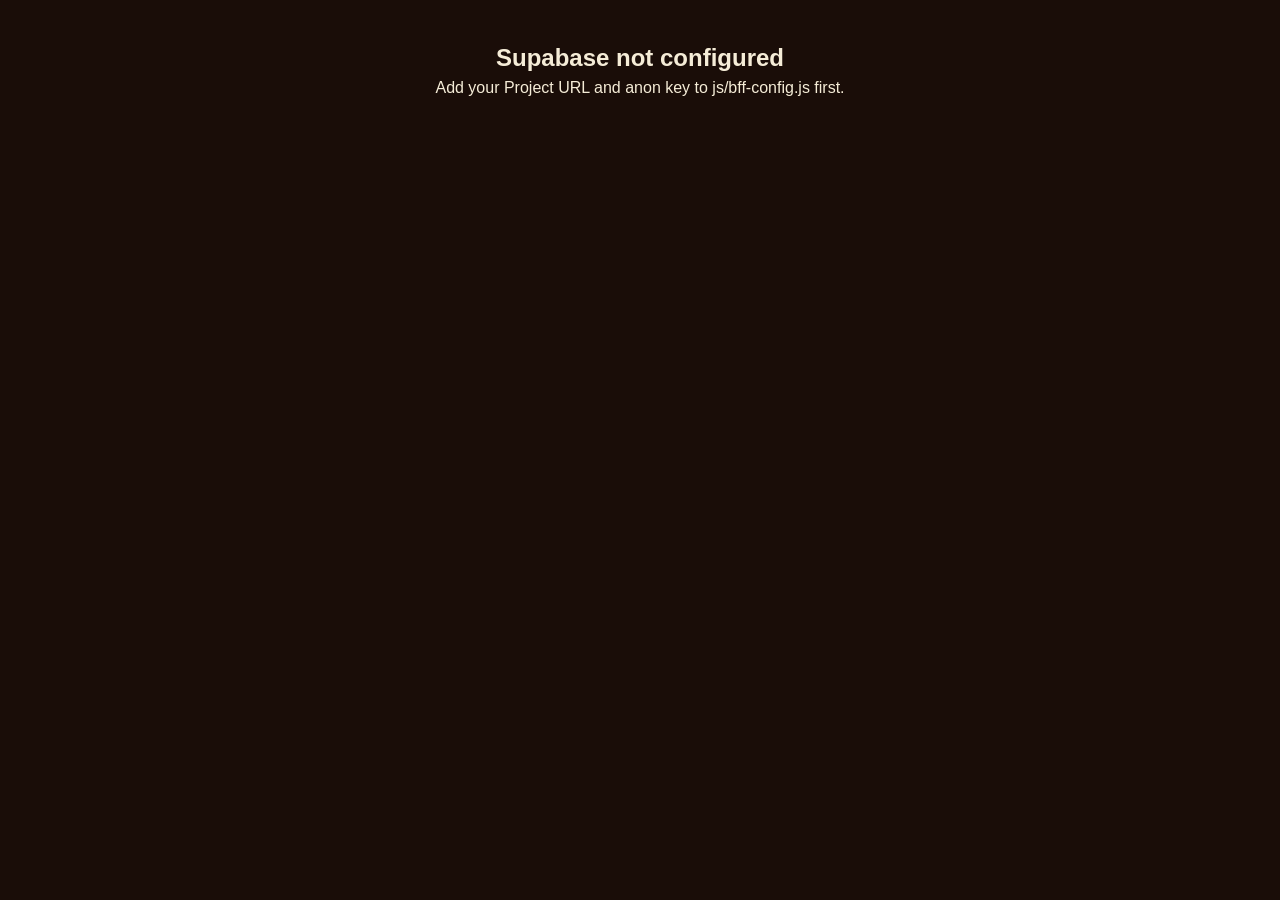
<file: admin.html>
<!DOCTYPE html>
<html lang="en">
<head>
  <meta charset="UTF-8" />
  <meta name="viewport" content="width=device-width, initial-scale=1.0" />
  <title>BFF Admin — Pickup Tracker</title>
  <link rel="preconnect" href="https://fonts.googleapis.com" />
  <link rel="preconnect" href="https://fonts.gstatic.com" crossorigin />
  <link href="https://fonts.googleapis.com/css2?family=Playfair+Display:wght@700&family=Lato:wght@400;700&display=swap" rel="stylesheet" />
  <link rel="stylesheet" href="css/admin.css" />
</head>
<body>

  <!-- ── Login ─────────────────────────────────────────── -->
  <div id="loginScreen">
    <div class="login-wrap">
      <div class="login-logo">BFF</div>
      <h1 class="login-title">Admin Login</h1>
      <p class="login-sub">Banks Fresh Farms · Pickup Tracker</p>
      <form id="loginForm" novalidate>
        <input id="adminEmail"    type="email"    placeholder="Email address" autocomplete="username"     required />
        <input id="adminPassword" type="password" placeholder="Password"      autocomplete="current-password" required />
        <p class="login-error" id="loginError"></p>
        <button type="submit" id="loginBtn">Sign In</button>
      </form>
    </div>
  </div>


  <!-- ── Dashboard ─────────────────────────────────────── -->
  <div id="dashboard" style="display:none">

    <header class="adm-header">
      <div class="adm-header-left">
        <span class="adm-logo">BFF</span>
        <span class="adm-title">Pickup Tracker</span>
      </div>
      <div class="adm-header-right">
        <button class="adm-refresh" id="refreshBtn" title="Refresh">↻</button>
        <button class="adm-signout" id="logoutBtn">Sign Out</button>
      </div>
    </header>

    <div class="adm-summary" id="admSummary"></div>

    <main class="adm-list" id="admList">
      <div class="adm-loading">Loading subscribers…</div>
    </main>

  </div>


  <!-- ── Toast ─────────────────────────────────────────── -->
  <div class="adm-toast" id="admToast"></div>


  <script src="js/bff-config.js?v=103"></script>
  <script src="js/admin.js"></script>
</body>
</html>
</file>
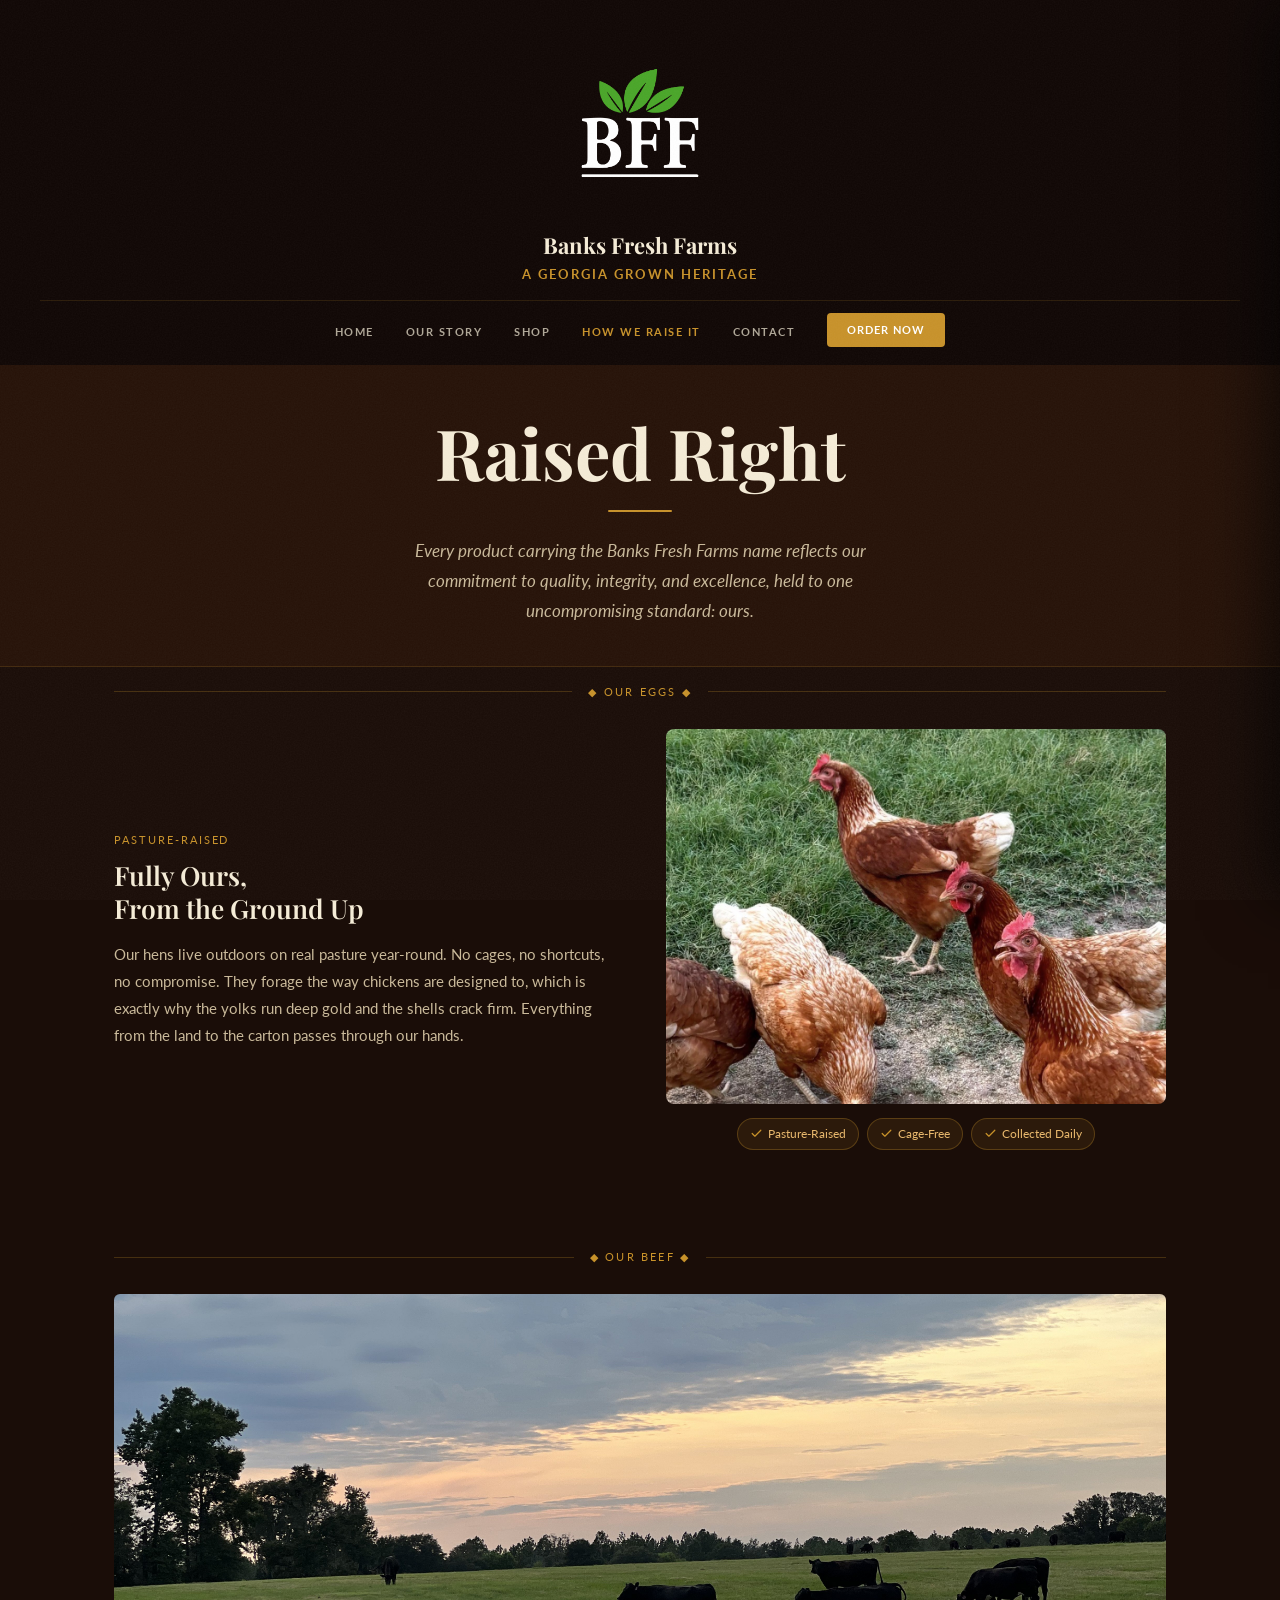
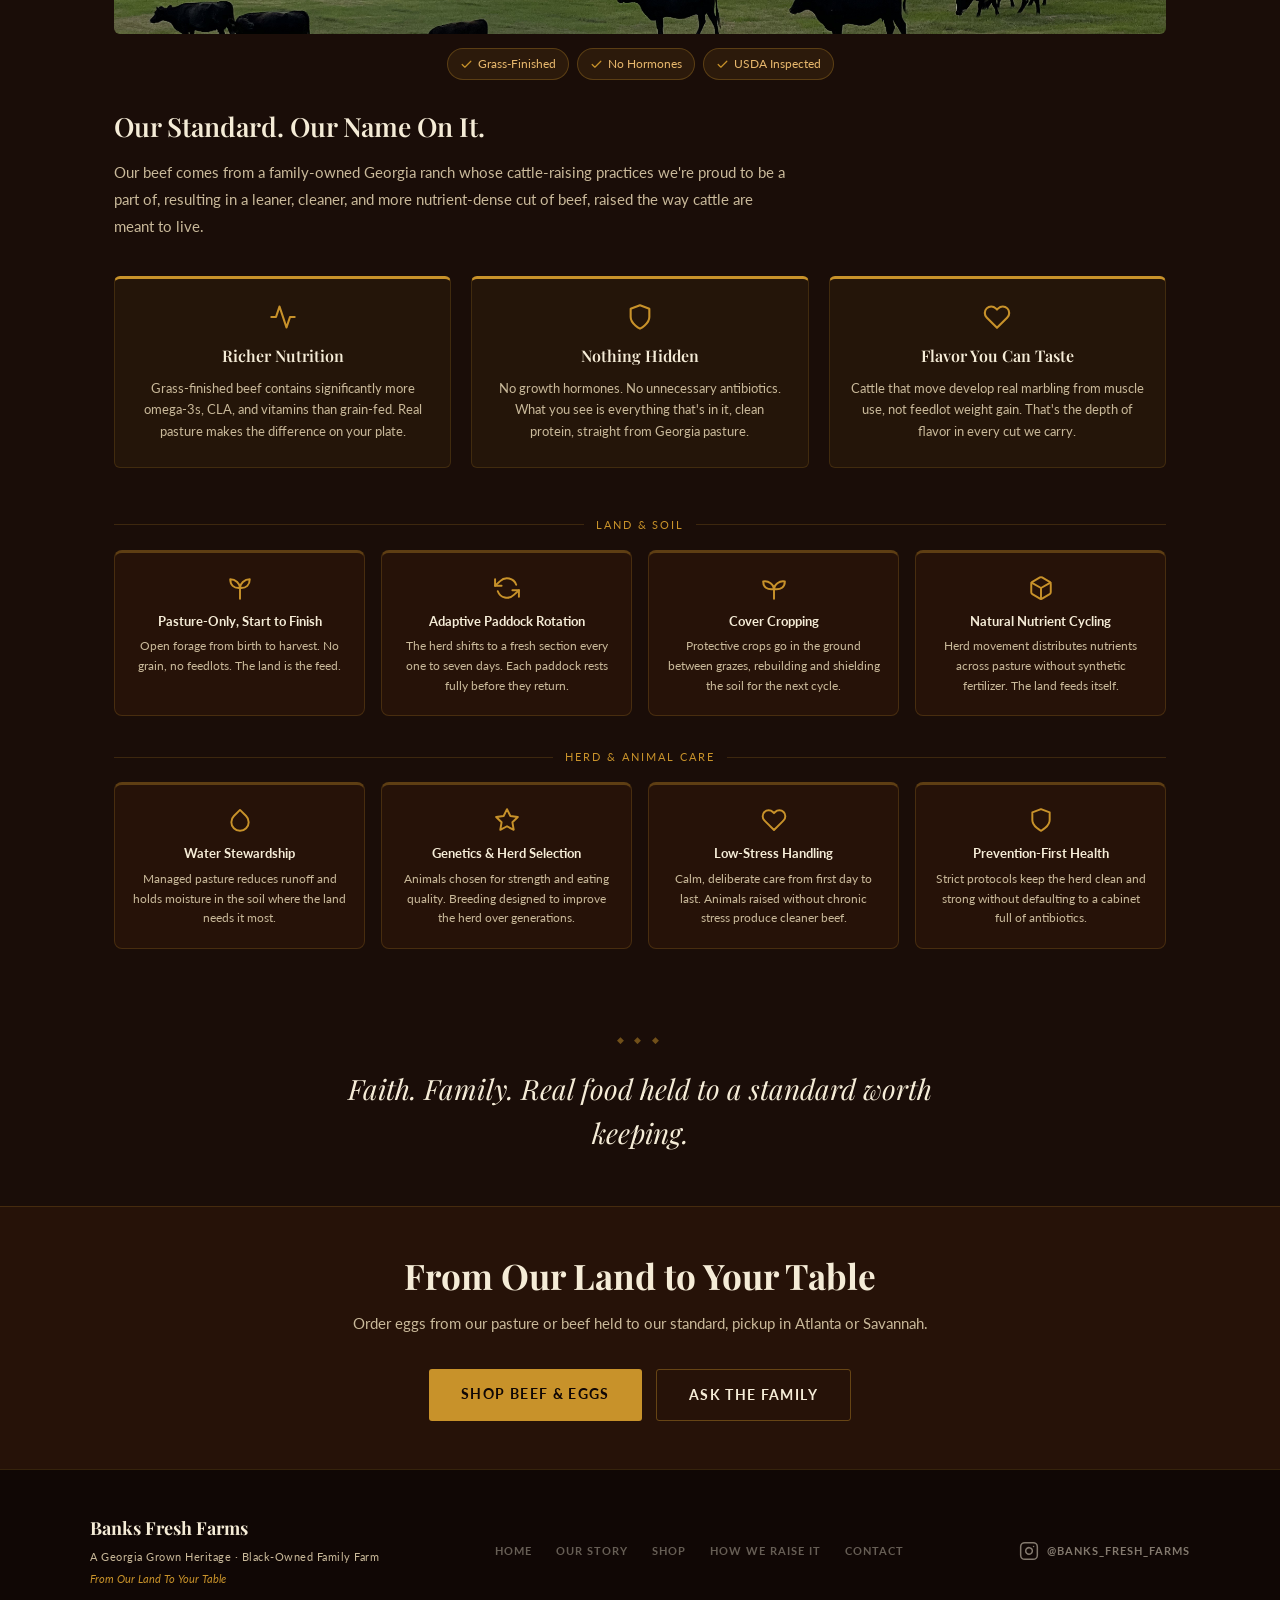
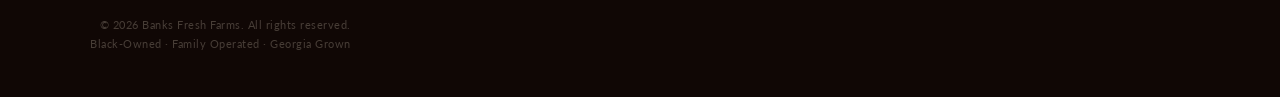
<file: raised-right.html>
<!DOCTYPE html>
<html lang="en">
<head>
  <meta charset="UTF-8" />
  <meta name="viewport" content="width=device-width, initial-scale=1.0" />
  <meta name="description" content="How We Raise It — How Banks Fresh Farms sources and raises its products. Pasture-raised eggs from our land. Grass-fed beef vetted to our standard." />
  <meta property="og:type"        content="website" />
  <meta property="og:title"       content="How We Raise It | Banks Fresh Farms" />
  <meta property="og:description" content="Every product held to one standard. Ours." />
  <meta property="og:site_name"   content="Banks Fresh Farms" />
  <link rel="icon" href="data:image/svg+xml,<svg xmlns='http://www.w3.org/2000/svg' viewBox='0 0 100 100'><rect width='100' height='100' rx='12' fill='%232C1810'/><text y='.9em' font-size='72' x='12'>🌿</text></svg>" />
  <title>How We Raise It | Banks Fresh Farms</title>
  <link rel="preconnect" href="https://fonts.googleapis.com" />
  <link rel="preconnect" href="https://fonts.gstatic.com" crossorigin />
  <link href="https://fonts.googleapis.com/css2?family=Playfair+Display:ital,wght@0,400;0,600;0,700;1,400&family=Lato:wght@300;400;700&display=swap" rel="stylesheet" />
  <link rel="stylesheet" href="css/style.css?v=103" />
</head>
<body>

  <!-- NAV -->
  <nav class="site-nav" id="nav">
    <button class="nav-hamburger" id="hamburger" aria-label="Open menu">&#9776;</button>
    <span class="nav-scrolled-brand" aria-hidden="true">
      <span class="nav-scrolled-name">Banks Fresh Farms</span>
      <span class="nav-scrolled-sub">A Georgia Grown Heritage</span>
    </span>
    <div class="nav-brand-center">
      <div class="nav-logo">
        <a href="index.html">
          <img src="images/logo.png" alt="Banks Fresh Farms Logo"
            onerror="this.style.display='none'; this.parentElement.classList.add('nav-logo--fallback');" />
        </a>
      </div>
      <div class="nav-brand"><a href="index.html" style="color:inherit">Banks Fresh Farms</a></div>
      <div class="nav-sub">A Georgia Grown Heritage</div>
    </div>
    <div class="nav-bottom-bar">
      <ul class="nav-links" id="navLinks">
        <li><a href="index.html">Home</a></li>
        <li><a href="index.html#story">Our Story</a></li>
        <li><a href="index.html#shop">Shop</a></li>
        <li><a href="raised-right.html" class="nav-link--active">How We Raise It</a></li>
        <li><a href="index.html#contact">Contact</a></li>
      </ul>
      <button type="button" class="nav-cart-btn" id="navCartBtn" aria-label="View cart">
        <svg width="16" height="16" viewBox="0 0 24 24" fill="none" stroke="currentColor" stroke-width="2.2" stroke-linecap="round" stroke-linejoin="round"><circle cx="9" cy="21" r="1"/><circle cx="20" cy="21" r="1"/><path d="M1 1h4l2.68 13.39a2 2 0 0 0 2 1.61h9.72a2 2 0 0 0 2-1.61L23 6H6"/></svg>
        Cart <span class="nav-cart-badge" id="navCartBadge">0</span>
      </button>
      <a href="index.html#shop" class="nav-cta">Order Now</a>
    </div>
    <button type="button" class="nav-cart-btn" id="navCartBtnMobile" aria-label="View cart">
      <svg width="14" height="14" viewBox="0 0 24 24" fill="none" stroke="currentColor" stroke-width="2.2" stroke-linecap="round" stroke-linejoin="round"><circle cx="9" cy="21" r="1"/><circle cx="20" cy="21" r="1"/><path d="M1 1h4l2.68 13.39a2 2 0 0 0 2 1.61h9.72a2 2 0 0 0 2-1.61L23 6H6"/></svg>
      <span class="nav-cart-badge" id="navCartBadgeMobile">0</span>
    </button>
  </nav>
  <div class="mobile-nav" id="mobileNav">
    <ul>
      <li><a href="index.html"         class="mobile-nav-link">Home</a></li>
      <li><a href="index.html#story"   class="mobile-nav-link">Our Story</a></li>
      <li><a href="index.html#shop"    class="mobile-nav-link">Shop</a></li>
      <li><a href="raised-right.html"  class="mobile-nav-link">How We Raise It</a></li>
      <li><a href="index.html#contact" class="mobile-nav-link">Contact</a></li>
    </ul>
    <a href="index.html#shop" class="nav-cta mobile-nav-cta">Order Now</a>
  </div>
  <div id="navSpacer"></div>


  <!-- ============================================================
       HERO
  ============================================================ -->
  <section class="rr-hero">
    <div class="rr-hero-inner">
      <h1 class="rr-hero-title">Raised Right</h1>
      <div class="rr-hero-rule"></div>
      <p class="rr-hero-sub">Every product carrying the Banks Fresh Farms name reflects our commitment to quality, integrity, and excellence, held to one uncompromising standard: ours.</p>
    </div>
  </section>


  <!-- ============================================================
       EGGS SECTION
  ============================================================ -->
  <div class="rr-chapter-header fade-in">
    <div class="rr-chapter-line"></div>
    <div class="rr-chapter-label">&#9670; Our Eggs &#9670;</div>
    <div class="rr-chapter-line"></div>
  </div>

  <section class="practices-section">
    <div class="practices-block fade-in">
      <div class="practices-block-copy">
        <div class="practices-block-label">Pasture-Raised</div>
        <h2 class="practices-block-title">Fully Ours,<br>From the Ground Up</h2>
        <p>Our hens live outdoors on real pasture year-round. No cages, no shortcuts, no compromise. They forage the way chickens are designed to, which is exactly why the yolks run deep gold and the shells crack firm. Everything from the land to the carton passes through our hands.</p>
      </div>
      <div class="practices-block-img-col">
        <div class="practices-block-img">
          <img src="images/chickens-pasture.jpeg" alt="Banks Fresh Farms hens on pasture" />
        </div>
        <div class="rr-trust-chips rr-cattle-chips">
          <span class="rr-trust-chip">
            <svg width="13" height="13" viewBox="0 0 24 24" fill="none" stroke="currentColor" stroke-width="2.2" stroke-linecap="round" stroke-linejoin="round"><polyline points="20 6 9 17 4 12"/></svg>
            Pasture-Raised
          </span>
          <span class="rr-trust-chip">
            <svg width="13" height="13" viewBox="0 0 24 24" fill="none" stroke="currentColor" stroke-width="2.2" stroke-linecap="round" stroke-linejoin="round"><polyline points="20 6 9 17 4 12"/></svg>
            Cage-Free
          </span>
          <span class="rr-trust-chip">
            <svg width="13" height="13" viewBox="0 0 24 24" fill="none" stroke="currentColor" stroke-width="2.2" stroke-linecap="round" stroke-linejoin="round"><polyline points="20 6 9 17 4 12"/></svg>
            Collected Daily
          </span>
        </div>
      </div>
    </div>
  </section>




  <!-- ============================================================
       BEEF SECTION
  ============================================================ -->
  <div class="rr-chapter-header fade-in">
    <div class="rr-chapter-line"></div>
    <div class="rr-chapter-label">&#9670; Our Beef &#9670;</div>
    <div class="rr-chapter-line"></div>
  </div>

  <!-- Cattle pasture photo — directly under chapter header -->
  <div class="rr-cattle-photo fade-in">
    <div class="rr-cattle-photo-inner">
      <img src="images/cattle-pasture.jpeg?v=2" alt="Black Angus cattle grazing on open Georgia pasture" />
    </div>
    <div class="rr-trust-chips rr-cattle-chips">
      <span class="rr-trust-chip">
        <svg width="13" height="13" viewBox="0 0 24 24" fill="none" stroke="currentColor" stroke-width="2.2" stroke-linecap="round" stroke-linejoin="round"><polyline points="20 6 9 17 4 12"/></svg>
        Grass-Finished
      </span>
      <span class="rr-trust-chip">
        <svg width="13" height="13" viewBox="0 0 24 24" fill="none" stroke="currentColor" stroke-width="2.2" stroke-linecap="round" stroke-linejoin="round"><polyline points="20 6 9 17 4 12"/></svg>
        No Hormones
      </span>
      <span class="rr-trust-chip">
        <svg width="13" height="13" viewBox="0 0 24 24" fill="none" stroke="currentColor" stroke-width="2.2" stroke-linecap="round" stroke-linejoin="round"><polyline points="20 6 9 17 4 12"/></svg>
        USDA Inspected
      </span>
    </div>
  </div>

  <section class="practices-section">
    <div class="practices-block practices-block--beef fade-in">

      <div class="practices-beef-intro">
        <h2 class="practices-block-title">Our Standard. Our Name On It.</h2>
        <p>Our beef comes from a family-owned Georgia ranch whose cattle-raising practices we're proud to be a part of, resulting in a leaner, cleaner, and more nutrient-dense cut of beef, raised the way cattle are meant to live.</p>
      </div>

      <!-- What this means for your table -->
      <div class="rr-benefits fade-in">
        <div class="rr-benefit">
          <div class="rr-benefit-icon">
            <svg viewBox="0 0 24 24" fill="none" stroke="currentColor" stroke-width="1.8" stroke-linecap="round" stroke-linejoin="round"><path d="M22 12h-4l-3 9L9 3l-3 9H2"/></svg>
          </div>
          <div class="rr-benefit-title">Richer Nutrition</div>
          <div class="rr-benefit-desc">Grass-finished beef contains significantly more omega-3s, CLA, and vitamins than grain-fed. Real pasture makes the difference on your plate.</div>
        </div>
        <div class="rr-benefit">
          <div class="rr-benefit-icon">
            <svg viewBox="0 0 24 24" fill="none" stroke="currentColor" stroke-width="1.8" stroke-linecap="round" stroke-linejoin="round"><path d="M12 22s8-4 8-10V5l-8-3-8 3v7c0 6 8 10 8 10z"/></svg>
          </div>
          <div class="rr-benefit-title">Nothing Hidden</div>
          <div class="rr-benefit-desc">No growth hormones. No unnecessary antibiotics. What you see is everything that's in it, clean protein, straight from Georgia pasture.</div>
        </div>
        <div class="rr-benefit">
          <div class="rr-benefit-icon">
            <svg viewBox="0 0 24 24" fill="none" stroke="currentColor" stroke-width="1.8" stroke-linecap="round" stroke-linejoin="round"><path d="M20.84 4.61a5.5 5.5 0 0 0-7.78 0L12 5.67l-1.06-1.06a5.5 5.5 0 0 0-7.78 7.78l1.06 1.06L12 21.23l7.78-7.78 1.06-1.06a5.5 5.5 0 0 0 0-7.78z"/></svg>
          </div>
          <div class="rr-benefit-title">Flavor You Can Taste</div>
          <div class="rr-benefit-desc">Cattle that move develop real marbling from muscle use, not feedlot weight gain. That's the depth of flavor in every cut we carry.</div>
        </div>
      </div>

      <!-- Practice cards — grouped -->
      <div class="rr-practice-group fade-in">
        <div class="rr-practice-group-label">
          <span>Land &amp; Soil</span>
        </div>
        <div class="practices-grid practices-grid--half">
          <div class="practice-card">
            <div class="practice-card-icon">
              <svg viewBox="0 0 24 24" fill="none" stroke="currentColor" stroke-width="1.8" stroke-linecap="round" stroke-linejoin="round"><path d="M12 22V12"/><path d="M12 12C12 8 8 4 3 4c0 5 3 8.5 9 8"/><path d="M12 12c0-4 4-8 9-8 0 5-3 8.5-9 8"/></svg>
            </div>
            <div class="practice-card-name">Pasture-Only, Start to Finish</div>
            <div class="practice-card-desc">Open forage from birth to harvest. No grain, no feedlots. The land is the feed.</div>
          </div>
          <div class="practice-card">
            <div class="practice-card-icon">
              <svg viewBox="0 0 24 24" fill="none" stroke="currentColor" stroke-width="1.8" stroke-linecap="round" stroke-linejoin="round"><polyline points="1 4 1 10 7 10"/><polyline points="23 20 23 14 17 14"/><path d="M20.49 9A9 9 0 0 0 5.64 5.64L1 10"/><path d="M3.51 15a9 9 0 0 0 14.85 3.36L23 14"/></svg>
            </div>
            <div class="practice-card-name">Adaptive Paddock Rotation</div>
            <div class="practice-card-desc">The herd shifts to a fresh section every one to seven days. Each paddock rests fully before they return.</div>
          </div>
          <div class="practice-card">
            <div class="practice-card-icon">
              <svg viewBox="0 0 24 24" fill="none" stroke="currentColor" stroke-width="1.8" stroke-linecap="round" stroke-linejoin="round"><path d="M12 22V13"/><path d="M12 13C12 9 7 5 2 6c0 5 3.5 8 10 7"/><path d="M12 13c0-4 5-8 10-7 0 5-3.5 8-10 7"/></svg>
            </div>
            <div class="practice-card-name">Cover Cropping</div>
            <div class="practice-card-desc">Protective crops go in the ground between grazes, rebuilding and shielding the soil for the next cycle.</div>
          </div>
          <div class="practice-card">
            <div class="practice-card-icon">
              <svg viewBox="0 0 24 24" fill="none" stroke="currentColor" stroke-width="1.8" stroke-linecap="round" stroke-linejoin="round"><path d="M21 16V8a2 2 0 0 0-1-1.73l-7-4a2 2 0 0 0-2 0l-7 4A2 2 0 0 0 3 8v8a2 2 0 0 0 1 1.73l7 4a2 2 0 0 0 2 0l7-4A2 2 0 0 0 21 16z"/><polyline points="3.27 6.96 12 12.01 20.73 6.96"/><line x1="12" y1="22.08" x2="12" y2="12"/></svg>
            </div>
            <div class="practice-card-name">Natural Nutrient Cycling</div>
            <div class="practice-card-desc">Herd movement distributes nutrients across pasture without synthetic fertilizer. The land feeds itself.</div>
          </div>
        </div>
      </div>

      <div class="rr-practice-group fade-in">
        <div class="rr-practice-group-label">
          <span>Herd &amp; Animal Care</span>
        </div>
        <div class="practices-grid practices-grid--half">
          <div class="practice-card">
            <div class="practice-card-icon">
              <svg viewBox="0 0 24 24" fill="none" stroke="currentColor" stroke-width="1.8" stroke-linecap="round" stroke-linejoin="round"><path d="M12 2.69l5.66 5.66a8 8 0 1 1-11.31 0z"/></svg>
            </div>
            <div class="practice-card-name">Water Stewardship</div>
            <div class="practice-card-desc">Managed pasture reduces runoff and holds moisture in the soil where the land needs it most.</div>
          </div>
          <div class="practice-card">
            <div class="practice-card-icon">
              <svg viewBox="0 0 24 24" fill="none" stroke="currentColor" stroke-width="1.8" stroke-linecap="round" stroke-linejoin="round"><polygon points="12 2 15.09 8.26 22 9.27 17 14.14 18.18 21.02 12 17.77 5.82 21.02 7 14.14 2 9.27 8.91 8.26 12 2"/></svg>
            </div>
            <div class="practice-card-name">Genetics &amp; Herd Selection</div>
            <div class="practice-card-desc">Animals chosen for strength and eating quality. Breeding designed to improve the herd over generations.</div>
          </div>
          <div class="practice-card">
            <div class="practice-card-icon">
              <svg viewBox="0 0 24 24" fill="none" stroke="currentColor" stroke-width="1.8" stroke-linecap="round" stroke-linejoin="round"><path d="M20.84 4.61a5.5 5.5 0 0 0-7.78 0L12 5.67l-1.06-1.06a5.5 5.5 0 0 0-7.78 7.78l1.06 1.06L12 21.23l7.78-7.78 1.06-1.06a5.5 5.5 0 0 0 0-7.78z"/></svg>
            </div>
            <div class="practice-card-name">Low-Stress Handling</div>
            <div class="practice-card-desc">Calm, deliberate care from first day to last. Animals raised without chronic stress produce cleaner beef.</div>
          </div>
          <div class="practice-card">
            <div class="practice-card-icon">
              <svg viewBox="0 0 24 24" fill="none" stroke="currentColor" stroke-width="1.8" stroke-linecap="round" stroke-linejoin="round"><path d="M12 22s8-4 8-10V5l-8-3-8 3v7c0 6 8 10 8 10z"/></svg>
            </div>
            <div class="practice-card-name">Prevention-First Health</div>
            <div class="practice-card-desc">Strict protocols keep the herd clean and strong without defaulting to a cabinet full of antibiotics.</div>
          </div>
        </div>
      </div>

    </div>
  </section>


  <!-- ============================================================
       SIGNATURE MOMENT
  ============================================================ -->
  <div class="rr-signature-moment fade-in">
    <div class="rr-signature-deco">&#9670; &#9670; &#9670;</div>
    <p class="rr-signature-text">Faith. Family. Real food held to a standard worth keeping.</p>
  </div>


  <!-- ============================================================
       CTA BAND
  ============================================================ -->
  <div class="rr-cta-band">
    <div class="rr-cta-band-inner">
      <h2 class="rr-cta-heading">From Our Land to Your Table</h2>
      <p class="rr-cta-sub">Order eggs from our pasture or beef held to our standard, pickup in Atlanta or Savannah.</p>
      <div class="rr-cta-btns">
        <a href="index.html#shop" class="rr-cta-btn rr-cta-btn--primary">Shop Beef &amp; Eggs</a>
        <a href="index.html#contact" class="rr-cta-btn rr-cta-btn--secondary">Ask the Family</a>
      </div>
    </div>
  </div>


  <!-- FOOTER -->
  <footer class="site-footer">
    <div class="footer-inner">
      <div class="footer-brand">
        <div class="footer-name">Banks Fresh Farms</div>
        <div class="footer-sub">A Georgia Grown Heritage &middot; Black-Owned Family Farm</div>
        <div class="footer-tagline">From Our Land To Your Table</div>
      </div>
      <nav class="footer-nav" aria-label="Footer navigation">
        <a href="index.html">Home</a>
        <a href="index.html#story">Our Story</a>
        <a href="index.html#shop">Shop</a>
        <a href="raised-right.html">How We Raise It</a>
        <a href="index.html#contact">Contact</a>
      </nav>
      <div class="footer-social">
        <a href="https://www.instagram.com/banks_fresh_farms?igsh=ZG5lajE0aXV4NmQ4" target="_blank" rel="noopener" class="social-link">
          <svg xmlns="http://www.w3.org/2000/svg" width="20" height="20" viewBox="0 0 24 24" fill="none" stroke="currentColor" stroke-width="1.8" stroke-linecap="round" stroke-linejoin="round"><rect x="2" y="2" width="20" height="20" rx="5" ry="5"/><path d="M16 11.37A4 4 0 1 1 12.63 8 4 4 0 0 1 16 11.37z"/><line x1="17.5" y1="6.5" x2="17.51" y2="6.5"/></svg>
          <span>@banks_fresh_farms</span>
        </a>
      </div>
      <div class="footer-copy">
        &copy; 2026 Banks Fresh Farms. All rights reserved.<br>
        Black-Owned &middot; Family Operated &middot; Georgia Grown
      </div>
    </div>
  </footer>

  <!-- Cart drawer (required for JS init) -->
  <div class="cart-backdrop" id="cartBackdrop"></div>
  <aside class="cart-drawer" id="cartDrawer" role="dialog" aria-modal="true" aria-label="Your order">
    <div class="cart-drawer-hdr">
      <div class="cart-drawer-hdr-left">
        <h2 class="cart-drawer-title">Your Order</h2>
        <span class="cart-drawer-item-count" id="cartDrawerCount"></span>
      </div>
      <div class="cart-drawer-hdr-right">
        <button type="button" class="cart-clear-btn" id="cartClearBtn" aria-label="Clear cart" style="display:none">Clear</button>
        <button type="button" class="cart-drawer-close" id="cartDrawerClose" aria-label="Close cart">&times;</button>
      </div>
    </div>
    <div class="cart-drawer-body" id="cartDrawerBody">
      <div class="cart-empty" id="cartEmpty">
        <div class="cart-empty-icon">🌿</div>
        <p class="cart-empty-text">Your cart is empty.<br><a href="index.html#shop" style="color:var(--gold)">Shop now</a> to add items.</p>
      </div>
      <div id="cartItemsList"></div>
    </div>
    <div class="cart-drawer-foot" id="cartDrawerFoot" style="display:none">
      <label class="cart-delivery-toggle">
        <input type="checkbox" id="cartDeliveryToggle" />
        <span class="cart-delivery-toggle-track"></span>
        <span class="cart-delivery-toggle-label">Add home delivery</span>
        <span class="cart-delivery-toggle-note" id="cartDeliveryNote">+$15 · free over $75</span>
      </label>
      <div class="cart-breakdown">
        <div class="cart-breakdown-row"><span>Subtotal</span><span id="cartSubtotalAmt">$0.00</span></div>
        <div class="cart-breakdown-row cart-breakdown-delivery" id="cartDeliveryLine" style="display:none">
          <span>Delivery</span><span id="cartDeliveryLineAmt">$15.00</span>
        </div>
        <div class="cart-breakdown-row cart-breakdown-tax"><span>Tax (GA)</span><span id="cartTaxAmt">$0.00</span></div>
      </div>
      <div class="cart-drawer-total-row">
        <span class="cart-drawer-total-amt" id="cartDrawerTotalAmt">$0.00</span>
      </div>
      <button type="button" class="cart-drawer-place-btn" id="cartDrawerPlaceBtn">Place Order</button>
      <p class="cart-drawer-note">We'll confirm your order within 24 hours.</p>
    </div>
  </aside>

  <script src="js/bff-config.js?v=103"></script>
  <script src="js/bff-supabase.js?v=103"></script>
  <script src="js/main.js?v=103"></script>
</body>
</html>
</file>
<file: css/admin.css>
/* =============================================================
   Banks Fresh Farms — Admin Pickup Tracker
   Mobile-first dark theme
   ============================================================= */

*, *::before, *::after { box-sizing: border-box; margin: 0; padding: 0; }

:root {
  --bg:         #1A0D08;
  --bg-card:    #261208;
  --bg-card2:   #2e1a0e;
  --charcoal:   #100705;
  --gold:       #C8922A;
  --gold-light: #E8B86D;
  --cream:      #F5ECD7;
  --muted:      #C9B99A;
  --green:      #4caf73;
  --amber:      #e09a30;
  --red:        #c0392b;
  --border:     rgba(200,146,42,0.2);
}

html { font-size: 16px; }

body {
  font-family: 'Lato', Arial, sans-serif;
  background: var(--bg);
  color: var(--cream);
  min-height: 100vh;
  line-height: 1.5;
}


/* ── Login ──────────────────────────────────────────────────── */
#loginScreen {
  min-height: 100vh;
  display: flex;
  align-items: center;
  justify-content: center;
  padding: 24px;
  background: radial-gradient(ellipse at center, #3a1a08 0%, var(--bg) 70%);
}

.login-wrap {
  width: 100%;
  max-width: 380px;
  text-align: center;
}

.login-logo {
  font-family: 'Playfair Display', serif;
  font-size: 48px;
  font-weight: 700;
  color: var(--gold);
  letter-spacing: 6px;
  margin-bottom: 8px;
}

.login-title {
  font-family: 'Playfair Display', serif;
  font-size: 22px;
  color: var(--cream);
  margin-bottom: 4px;
}

.login-sub {
  font-size: 11px;
  letter-spacing: 2px;
  text-transform: uppercase;
  color: var(--muted);
  margin-bottom: 32px;
}

.login-wrap input {
  display: block;
  width: 100%;
  padding: 15px 18px;
  margin-bottom: 12px;
  background: rgba(255,255,255,0.06);
  border: 1px solid var(--border);
  border-radius: 6px;
  color: var(--cream);
  font-size: 15px;
  font-family: 'Lato', sans-serif;
  outline: none;
  transition: border-color 0.2s;
}

.login-wrap input:focus { border-color: var(--gold); }
.login-wrap input::placeholder { color: rgba(245,236,215,0.3); }

.login-error {
  color: #e07b2a;
  font-size: 13px;
  min-height: 18px;
  margin-bottom: 10px;
}

.login-wrap button {
  width: 100%;
  padding: 16px;
  background: var(--gold);
  color: var(--charcoal);
  border: none;
  border-radius: 6px;
  font-size: 12px;
  font-weight: 700;
  letter-spacing: 2px;
  text-transform: uppercase;
  cursor: pointer;
  transition: background 0.2s;
  font-family: 'Lato', sans-serif;
}

.login-wrap button:hover    { background: var(--gold-light); }
.login-wrap button:disabled { opacity: 0.6; cursor: not-allowed; }


/* ── Header ─────────────────────────────────────────────────── */
.adm-header {
  position: sticky;
  top: 0;
  z-index: 100;
  display: flex;
  align-items: center;
  justify-content: space-between;
  padding: 14px 20px;
  background: var(--charcoal);
  border-bottom: 1px solid var(--border);
}

.adm-header-left { display: flex; align-items: center; gap: 10px; }

.adm-logo {
  font-family: 'Playfair Display', serif;
  font-size: 20px;
  font-weight: 700;
  color: var(--gold);
  letter-spacing: 3px;
}

.adm-title {
  font-size: 11px;
  font-weight: 700;
  letter-spacing: 1.5px;
  text-transform: uppercase;
  color: var(--muted);
}

.adm-header-right { display: flex; align-items: center; gap: 8px; }

.adm-refresh {
  background: none;
  border: 1px solid var(--border);
  color: var(--muted);
  width: 34px;
  height: 34px;
  border-radius: 6px;
  font-size: 18px;
  cursor: pointer;
  transition: color 0.2s, border-color 0.2s;
  line-height: 1;
}
.adm-refresh:hover { color: var(--gold); border-color: var(--gold); }

.adm-signout {
  background: none;
  border: 1px solid var(--border);
  color: var(--muted);
  padding: 7px 14px;
  border-radius: 6px;
  font-size: 11px;
  font-weight: 700;
  letter-spacing: 1px;
  text-transform: uppercase;
  cursor: pointer;
  font-family: 'Lato', sans-serif;
  transition: color 0.2s, border-color 0.2s;
}
.adm-signout:hover { color: var(--cream); border-color: var(--muted); }


/* ── Summary bar ────────────────────────────────────────────── */
.adm-summary {
  padding: 13px 20px;
  background: var(--bg-card);
  border-bottom: 1px solid var(--border);
  font-size: 12px;
  color: var(--muted);
  letter-spacing: 0.3px;
}

.adm-summary strong { color: var(--cream); }


/* ── Subscriber list ────────────────────────────────────────── */
.adm-list {
  padding: 16px;
  display: flex;
  flex-direction: column;
  gap: 12px;
  max-width: 640px;
  margin: 0 auto;
}

.adm-loading,
.adm-empty {
  text-align: center;
  color: var(--muted);
  font-size: 14px;
  padding: 48px 24px;
  line-height: 1.7;
}

.adm-empty em { color: var(--gold); font-style: normal; }


/* ── Subscriber card ────────────────────────────────────────── */
.sub-card {
  background: var(--bg-card);
  border: 1px solid var(--border);
  border-radius: 10px;
  padding: 16px;
  transition: border-color 0.2s;
}

.sub-card:not(.sub-card--done):hover { border-color: rgba(200,146,42,0.45); }
.sub-card--done { opacity: 0.55; }

.sub-top {
  display: flex;
  align-items: center;
  justify-content: space-between;
  gap: 12px;
  margin-bottom: 14px;
}

.sub-left {
  display: flex;
  align-items: center;
  gap: 12px;
  flex: 1;
  min-width: 0;
}

.sub-icon {
  width: 36px;
  height: 36px;
  border-radius: 50%;
  display: flex;
  align-items: center;
  justify-content: center;
  font-size: 16px;
  font-weight: 700;
  flex-shrink: 0;
}

.icon--pending { background: rgba(200,146,42,0.12); color: var(--gold); }
.icon--partial { background: rgba(224,154,48,0.15); color: var(--amber); }
.icon--done    { background: rgba(76,175,115,0.15); color: var(--green); }

.sub-info { flex: 1; min-width: 0; }

.sub-name {
  font-size: 16px;
  font-weight: 700;
  color: var(--cream);
  white-space: nowrap;
  overflow: hidden;
  text-overflow: ellipsis;
}

.sub-meta {
  font-size: 12px;
  color: var(--muted);
  margin-top: 2px;
}

.sub-phone {
  color: var(--gold);
  text-decoration: none;
}
.sub-phone:hover { text-decoration: underline; }

.sub-plan {
  color: rgba(201,185,154,0.55);
}

/* Dozen count badge */
.sub-count {
  text-align: right;
  flex-shrink: 0;
}

.count-picked {
  font-size: 28px;
  font-weight: 700;
  color: var(--gold);
  font-family: 'Playfair Display', serif;
  line-height: 1;
}

.sub-count--done .count-picked { color: var(--green); }

.count-sep   { font-size: 20px; color: var(--muted); margin: 0 1px; }
.count-total { font-size: 20px; color: var(--muted); }

.count-unit {
  display: block;
  font-size: 9px;
  font-weight: 700;
  letter-spacing: 1px;
  text-transform: uppercase;
  color: var(--muted);
  margin-top: 2px;
}

/* Record pickup button */
.pickup-btn {
  display: block;
  width: 100%;
  padding: 14px;
  background: var(--gold);
  color: var(--charcoal);
  border: none;
  border-radius: 7px;
  font-size: 13px;
  font-weight: 700;
  letter-spacing: 1px;
  text-transform: uppercase;
  cursor: pointer;
  font-family: 'Lato', sans-serif;
  transition: background 0.2s;
}

.pickup-btn:hover    { background: var(--gold-light); }
.pickup-btn:disabled { opacity: 0.6; cursor: not-allowed; }

.pickup-remaining {
  font-weight: 400;
  opacity: 0.7;
  font-size: 11px;
}

.sub-done-msg {
  font-size: 12px;
  color: var(--green);
  text-align: center;
  padding: 8px 0 2px;
  letter-spacing: 0.3px;
}


/* ── Toast ──────────────────────────────────────────────────── */
.adm-toast {
  position: fixed;
  bottom: 28px;
  left: 50%;
  transform: translateX(-50%) translateY(80px);
  background: var(--charcoal);
  border: 1px solid var(--gold);
  color: var(--cream);
  padding: 13px 24px;
  border-radius: 8px;
  font-size: 13px;
  font-weight: 700;
  white-space: nowrap;
  z-index: 999;
  opacity: 0;
  transition: transform 0.3s ease, opacity 0.3s ease;
  pointer-events: none;
}

.adm-toast.show {
  transform: translateX(-50%) translateY(0);
  opacity: 1;
}


/* ── Tablet+ ────────────────────────────────────────────────── */
@media (min-width: 600px) {
  .adm-list { padding: 24px; gap: 16px; }
  .sub-card { padding: 20px 24px; }
  .sub-name { font-size: 18px; }
}
</file>
<file: css/style.css>
/* =============================================================
   BANKS FRESH FARMS — style.css
   Approved Mockup: Dark Warm Brown · Family Photo Hero · Gold Dividers
   ============================================================= */

/* ─── Variables ──────────────────────────────────────────────── */
:root {
  --bg-dark:       #1A0D08;
  --bg-mid:        #261208;
  --bg-card:       #8B5E3C;
  --bg-card-light: #C4956A;
  --gold:          #C8922A;
  --gold-light:    #E8B86D;
  --cream:         #F5ECD7;
  --cream-muted:   #C9B99A;
  --charcoal:      #100705;
  --white:         #FFFFFF;
}

/* ─── Reset ──────────────────────────────────────────────────── */
*, *::before, *::after { box-sizing: border-box; margin: 0; padding: 0; }

/* Any explicit display (flex, grid, block) outranks the browser's own
   [hidden] rule, so an element with the attribute stays on screen. This
   makes hidden mean hidden regardless of what the element is laid out
   with — the seasonal blocks below rely on it. */
[hidden] { display: none !important; }

html {
  scroll-behavior: smooth;
  font-size: 16px;
  max-width: 100%;
}


body {
  font-family: 'Lato', Arial, sans-serif;
  background: var(--bg-dark);
  color: var(--cream);
  line-height: 1.65;
  max-width: 100%;
  overflow-x: hidden;
}

/* Grain texture overlay — fixed, sits above everything, non-interactive */
body::after {
  content: '';
  position: fixed;
  inset: 0;
  background-image: url("data:image/svg+xml,%3Csvg xmlns='http://www.w3.org/2000/svg' width='250' height='250'%3E%3Cfilter id='n'%3E%3CfeTurbulence type='fractalNoise' baseFrequency='0.72' numOctaves='4' stitchTiles='stitch'/%3E%3CfeColorMatrix type='saturate' values='0'/%3E%3C/filter%3E%3Crect width='250' height='250' filter='url(%23n)' opacity='1'/%3E%3C/svg%3E");
  opacity: 0.045;
  pointer-events: none;
  z-index: 9999;
}

img { display: block; max-width: 100%; }
a   { text-decoration: none; color: inherit; }
ul  { list-style: none; }

/* ─── Fade-in animation ──────────────────────────────────────── */
.fade-in {
  opacity: 0;
  transform: translateY(24px);
  transition: opacity 0.6s ease, transform 0.6s ease;
}
.fade-in.visible {
  opacity: 1;
  transform: translateY(0);
}


/* =============================================================
   NAVIGATION — stacked, centered
   ============================================================= */

.site-nav {
  background: var(--charcoal);
  border-bottom: 1px solid rgba(200,146,42,0.25);
  display: flex;
  flex-direction: column;
  align-items: center;
  padding: 20px 40px 16px;
  position: fixed;
  top: 0;
  left: 0;
  right: 0;
  width: 100%;
  box-sizing: border-box;
  z-index: 200;
  -webkit-transition: padding 0.4s ease-in-out, box-shadow 0.3s ease;
  transition: padding 0.4s ease-in-out, box-shadow 0.3s ease;
}

.site-nav::after {
  content: '';
  position: absolute;
  bottom: -2px;
  left: 0;
  right: 0;
  height: 3px;
  background: var(--charcoal);
  pointer-events: none;
}

.nav-scrolled-brand {
  display: none;
  position: absolute;
  left: 50%;
  top: 50%;
  transform: translateX(-50%) translateY(-50%);
  flex-direction: column;
  align-items: center;
  gap: 3px;
  pointer-events: none;
  white-space: nowrap;
}

.nav-scrolled-name {
  font-family: 'Playfair Display', serif;
  font-size: 17px;
  font-weight: 700;
  color: var(--gold);
  letter-spacing: 1px;
  line-height: 1;
}

.nav-scrolled-sub {
  font-family: 'Lato', Arial, sans-serif;
  font-size: 9px;
  font-weight: 400;
  color: var(--cream-muted);
  letter-spacing: 2px;
  text-transform: uppercase;
  line-height: 1;
}

.nav-hamburger {
  display: none;
  position: absolute;
  top: 18px;
  right: 20px;
  background: none;
  border: none;
  color: var(--cream);
  font-size: 24px;
  cursor: pointer;
  padding: 4px;
  z-index: 10;
}

.nav-brand-center {
  display: flex;
  flex-direction: column;
  align-items: center;
  gap: 8px;
  overflow: hidden;
  max-height: 300px;
  transition: opacity 0.35s ease-in-out, max-height 0.4s ease-in-out;
}

.nav-logo {
  width: 280px;
  display: flex;
  align-items: center;
  justify-content: center;
  transition: width 0.3s ease;
}

.nav-logo img {
  width: 100%;
  height: auto;
  display: block;
  filter: brightness(1.6) contrast(1.4);
}

.nav-logo--fallback {
  width: 100px;
  font-family: 'Playfair Display', serif;
  font-size: 22px;
  font-weight: 700;
  color: var(--gold);
  text-align: center;
}

.nav-brand {
  font-family: 'Playfair Display', serif;
  color: var(--cream);
  font-size: 22px;
  font-weight: 700;
  line-height: 1;
  text-align: center;
  max-height: 40px;
  overflow: hidden;
  transition: opacity 0.35s ease-in-out, max-height 0.4s ease-in-out, margin 0.35s ease-in-out;
}

.nav-sub {
  font-size: 13px;
  color: var(--gold);
  letter-spacing: 2px;
  text-transform: uppercase;
  font-weight: 700;
  text-align: center;
  max-height: 30px;
  overflow: hidden;
  transition: opacity 0.35s ease-in-out, max-height 0.4s ease-in-out, margin 0.35s ease-in-out;
}

.site-nav.nav--scrolled { padding: 6px 20px; }
.site-nav.nav--scrolled .nav-logo { width: 150px; }
.site-nav.nav--scrolled .nav-brand-center { gap: 0; }
.site-nav.nav--scrolled .nav-brand,
.site-nav.nav--scrolled .nav-sub {
  opacity: 0;
  max-height: 0;
  margin: 0;
  pointer-events: none;
}

.nav-bottom-bar {
  display: flex;
  align-items: center;
  gap: 32px;
  margin-top: 14px;
  padding-top: 12px;
  border-top: 1px solid rgba(200,146,42,0.15);
  width: 100%;
  justify-content: center;
}

.nav-links {
  display: flex;
  gap: 32px;
  padding: 0;
}

.nav-links a {
  color: rgba(245,236,215,0.7);
  font-size: 11px;
  font-weight: 700;
  letter-spacing: 1.5px;
  text-transform: uppercase;
  transition: color 0.2s;
}

.nav-links a:hover { color: var(--gold); }

.nav-cta {
  background: var(--gold);
  color: var(--white);
  padding: 8px 20px;
  border-radius: 4px;
  font-size: 11px;
  font-weight: 700;
  letter-spacing: 1px;
  text-transform: uppercase;
  transition: background 0.2s;
}

.nav-cta:hover { background: var(--gold-light); }

.mobile-nav {
  display: none;
  flex-direction: column;
  align-items: center;
  gap: 20px;
  background: var(--charcoal);
  padding: 32px 24px;
  border-bottom: 1px solid rgba(200,146,42,0.2);
  position: fixed;
  left: 0;
  right: 0;
  z-index: 199;
  overflow-y: auto;
  max-height: calc(100vh - 60px);
}

.mobile-nav.open { display: flex; }

.mobile-nav ul {
  display: flex;
  flex-direction: column;
  align-items: center;
  gap: 20px;
  width: 100%;
}

.mobile-nav-link {
  font-family: 'Playfair Display', serif;
  font-size: 1.4rem;
  color: var(--cream);
  transition: color 0.2s;
}

.mobile-nav-link:hover { color: var(--gold); }
.mobile-nav-cta { margin-top: 8px; }


/* =============================================================
   HERO — Full-width family photo
   ============================================================= */
.hero-photo {
  width: 100%;
  aspect-ratio: 16 / 7;
  overflow: hidden;
  display: block;
  line-height: 0;
}

.hero-photo img {
  width: 100%;
  height: 100%;
  object-fit: cover;
  object-position: center 55%;
  display: block;
}


/* =============================================================
   HEADLINE BLOCK
   ============================================================= */
.headline-block {
  background: var(--bg-dark);
  background-image: radial-gradient(ellipse at center, #7B4220 0%, #4E2512 45%, var(--bg-dark) 75%);
  text-align: center;
  padding: 48px 40px 40px;
  display: flex;
  flex-direction: column;
  align-items: center;
  justify-content: center;
}

.headline-title {
  font-family: 'Playfair Display', serif;
  font-size: clamp(28px, 5vw, 48px);
  color: var(--cream);
  font-weight: 700;
  line-height: 1.18;
  margin-bottom: 18px;
}

.headline-title em {
  color: var(--gold);
  font-style: italic;
}

.headline-sub {
  color: var(--cream-muted);
  font-size: clamp(15px, 2.5vw, 19px);
  margin-bottom: 32px;
  font-weight: 300;
  font-family: 'Lato', sans-serif;
}

.headline-btns {
  display: flex;
  justify-content: center;
  gap: 16px;
  flex-wrap: wrap;
}

.headline-shop-btn {
  display: inline-block;
  background: var(--gold);
  color: var(--white);
  padding: 16px 52px;
  border-radius: 4px;
  font-family: 'Lato', sans-serif;
  font-size: 12px;
  font-weight: 700;
  letter-spacing: 2px;
  text-transform: uppercase;
  text-decoration: none;
  transition: background 0.2s, transform 0.15s;
  -webkit-tap-highlight-color: transparent;
}
.headline-shop-btn:hover {
  background: var(--gold-light);
  transform: translateY(-2px);
}

/* ─── Mobile bottom shop bar ───────────────────────────────────────── */
.mobile-shop-bar {
  display: none;
  position: fixed;
  bottom: 0;
  left: 0;
  right: 0;
  z-index: 195;
  background: var(--charcoal);
  border-top: 1px solid rgba(200,146,42,0.35);
  padding: 12px 20px;
  align-items: center;
  justify-content: space-between;
  gap: 12px;
  transform: translateY(0);
  transition: transform 0.3s cubic-bezier(0.22, 1, 0.36, 1);
}
.mobile-shop-bar.bar--hidden { transform: translateY(100%); }

.mobile-shop-bar-text {
  display: flex;
  flex-direction: column;
  gap: 2px;
}
.mobile-shop-bar-label {
  font-family: 'Playfair Display', serif;
  font-size: 15px;
  font-weight: 700;
  color: var(--cream);
  line-height: 1;
}
.mobile-shop-bar-sub {
  font-family: 'Lato', sans-serif;
  font-size: 10px;
  font-weight: 700;
  letter-spacing: 0.1em;
  text-transform: uppercase;
  color: var(--gold);
}
.mobile-shop-bar-btn {
  background: var(--gold);
  color: var(--white);
  padding: 11px 22px;
  border-radius: 4px;
  font-family: 'Lato', sans-serif;
  font-size: 12px;
  font-weight: 700;
  letter-spacing: 1.5px;
  text-transform: uppercase;
  text-decoration: none;
  white-space: nowrap;
  flex-shrink: 0;
  -webkit-tap-highlight-color: transparent;
  transition: background 0.2s;
}
.mobile-shop-bar-btn:hover { background: var(--gold-light); }

.btn-primary {
  background: var(--bg-dark);
  color: var(--cream);
  border: 2px solid rgba(245,236,215,0.5);
  padding: 14px 36px;
  border-radius: 4px;
  font-size: 12px;
  font-weight: 700;
  letter-spacing: 1.5px;
  text-transform: uppercase;
  transition: all 0.2s;
}

.btn-primary:hover {
  background: var(--cream);
  color: var(--bg-dark);
  border-color: var(--cream);
}

.btn-outline {
  background: transparent;
  color: var(--cream-muted);
  border: 1px solid var(--gold);
  padding: 14px 36px;
  border-radius: 4px;
  font-size: 12px;
  font-weight: 700;
  letter-spacing: 1.5px;
  text-transform: uppercase;
  transition: all 0.2s;
}

.btn-outline:hover {
  background: var(--gold);
  color: var(--white);
}


/* =============================================================
   TRUST BAR
   ============================================================= */
.trust-bar {
  background: var(--charcoal);
  border-top:    1px solid rgba(200,146,42,0.15);
  border-bottom: 1px solid rgba(200,146,42,0.15);
  padding: 16px 0;
}

.trust-bar-inner {
  display: flex;
  align-items: center;
  justify-content: center;
  flex-wrap: wrap;
  gap: 12px 24px;
  width: 92%;
  max-width: 1100px;
  margin: 0 auto;
}

.trust-item {
  font-size: 10px;
  font-weight: 700;
  color: var(--cream-muted);
  letter-spacing: 1.5px;
  text-transform: uppercase;
}

.trust-sep {
  color: var(--gold);
  font-size: 8px;
  opacity: 0.5;
}


/* =============================================================
   GOLD DIVIDER — reusable between sections
   ============================================================= */
.section-divider-row {
  display: flex;
  align-items: center;
  justify-content: center;
  gap: 20px;
  padding: 28px 60px 20px;
  background: var(--bg-dark);
  background-image: radial-gradient(ellipse at center, #5A2E14 0%, var(--bg-dark) 70%);
}

.section-divider-row--mid  { background: var(--bg-mid); }
.section-divider-row--dark { background: var(--charcoal); }

.divider-line {
  flex: 1;
  height: 1px;
  background: rgba(200,146,42,0.35);
  max-width: 220px;
}

.divider-label {
  color: var(--gold);
  font-family: 'Playfair Display', serif;
  font-size: clamp(14px, 3vw, 22px);
  font-style: italic;
  letter-spacing: 1px;
  white-space: nowrap;
  max-width: calc(100vw - 120px);
  overflow: hidden;
  text-overflow: ellipsis;
}


/* =============================================================
   OUR STORY
   ============================================================= */
.story-section {
  background: var(--bg-dark);
  background-image: radial-gradient(ellipse at 65% 50%, #6B3818 0%, #3D2010 50%, var(--bg-dark) 100%);
  padding: 16px 60px 80px;
}

.story-inner {
  display: grid;
  grid-template-columns: 300px 1fr;
  gap: 56px;
  align-items: start;
  max-width: 1020px;
  margin: 0 auto;
}

.story-photo {
  border: 3px solid rgba(200,146,42,0.3);
  border-radius: 4px;
  overflow: hidden;
  line-height: 0;
  flex-shrink: 0;
}

.story-photo img {
  width: 100%;
  height: 300px;
  object-fit: cover;
  object-position: center 15%;
  display: block;
  transition: transform 0.4s ease;
}

.story-photo:hover img { transform: scale(1.03); }

/* Rotating slideshow for story photos */
.story-slideshow {
  position: relative;
  aspect-ratio: 3 / 4;
  border: 3px solid rgba(200,146,42,0.3);
  border-radius: 4px;
  overflow: hidden;
  flex-shrink: 0;
}

.story-slideshow .slide {
  position: absolute;
  top: 0;
  left: 0;
  width: 100%;
  height: 100%;
  object-fit: cover;
  object-position: center top;
  display: block;
  opacity: 0;
  transition: opacity 1.2s ease;
}

.story-slideshow .slide.active { opacity: 1; }

.story-copy { padding-top: 8px; }

.story-line {
  color: var(--cream-muted);
  font-size: 17px;
  line-height: 1.85;
  margin-bottom: 16px;
  font-family: 'Lato', sans-serif;
}

.story-quote {
  color: var(--gold);
  font-family: 'Playfair Display', serif;
  font-style: italic;
  font-size: 22px;
  line-height: 1.55;
  margin: 24px 0 4px;
  text-align: center;
}

.story-quote--hero {
  font-size: 1.45rem;
  max-width: 680px;
  margin: 0 auto 44px;
  padding: 0 16px;
  opacity: 0.92;
}

.btn-story {
  display: block;
  width: fit-content;
  margin-top: 24px;
  margin-left: auto;
  margin-right: auto;
  border: 1px solid rgba(200,146,42,0.5);
  color: var(--cream-muted);
  background: transparent;
  padding: 11px 28px;
  border-radius: 4px;
  font-size: 11px;
  font-weight: 700;
  letter-spacing: 1.5px;
  text-transform: uppercase;
  transition: all 0.2s;
}

.btn-story:hover {
  background: var(--gold);
  color: var(--white);
  border-color: var(--gold);
}


/* =============================================================
   SHOP — Product Cards
   ============================================================= */
.shop-section {
  background: var(--bg-mid);
}

.shop-grid {
  display: grid;
  grid-template-columns: repeat(3, 1fr);
  gap: 24px;
  max-width: 1100px;
  margin: 0 auto;
  padding: 0 40px 80px;
}

.shop-card {
  background: var(--bg-card-light);
  border-radius: 8px;
  overflow: hidden;
  display: flex;
  flex-direction: column;
  transition: transform 0.2s ease, box-shadow 0.2s ease;
}

.shop-card:hover {
  transform: translateY(-4px);
  box-shadow: 0 12px 40px rgba(0,0,0,0.4);
}

.shop-card--soon { opacity: 0.88; }

.shop-card-photo {
  width: 100%;
  aspect-ratio: 4 / 3;
  overflow: hidden;
  line-height: 0;
  position: relative;
  background: rgba(44,24,16,0.4);
}

.shop-card-photo img {
  width: 100%;
  height: 100%;
  object-fit: cover;
  object-position: center top;
  display: block;
  transition: transform 0.4s ease;
}

.shop-card:hover .shop-card-photo img { transform: scale(1.05); }

/* Fallback when no photo */
.shop-card-photo.no-photo {
  display: flex;
  align-items: center;
  justify-content: center;
  font-size: 3rem;
  background: rgba(44,24,16,0.6);
}

.shop-card-badge {
  position: absolute;
  top: 12px;
  right: 12px;
  background: var(--gold);
  color: var(--white);
  font-family: 'Lato', sans-serif;
  font-size: 9px;
  font-weight: 700;
  letter-spacing: 1px;
  text-transform: uppercase;
  padding: 5px 12px;
  border-radius: 20px;
  z-index: 1;
}

.shop-card-badge--soon {
  background: rgba(26,15,10,0.85);
  border: 1px solid var(--gold);
  color: var(--gold);
}

.shop-card-body {
  padding: 22px 20px 24px;
  background: var(--bg-card-light);
  flex: 1;
  display: flex;
  flex-direction: column;
}

.shop-card-title {
  font-family: 'Playfair Display', serif;
  font-size: 20px;
  color: var(--charcoal);
  margin-bottom: 10px;
  font-weight: 700;
}

.shop-card-desc {
  font-size: 13px;
  color: rgba(26,15,10,0.72);
  line-height: 1.65;
  margin-bottom: 14px;
  font-family: 'Lato', sans-serif;
}

/* Beef cut price list on the main shop card */
.beef-price-list {
  list-style: none;
  margin: 0 0 18px;
  border-top: 1px solid rgba(26,15,10,0.1);
}
.beef-price-row {
  display: grid;
  grid-template-columns: 1fr auto auto;
  align-items: center;
  gap: 8px;
  padding: 7px 0;
  border-bottom: 1px solid rgba(26,15,10,0.07);
  font-family: 'Lato', sans-serif;
}
.beef-price-cut {
  font-size: 13px;
  font-weight: 600;
  color: rgba(26,15,10,0.85);
}
.beef-price-stock {
  font-size: 11px;
  font-weight: 700;
  color: #5A8A3A;
  letter-spacing: 0.04em;
  white-space: nowrap;
}
.beef-price-sold {
  font-size: 10px;
  font-weight: 700;
  text-transform: uppercase;
  letter-spacing: 0.08em;
  color: rgba(26,15,10,0.3);
  white-space: nowrap;
}
.beef-price-amt {
  font-size: 13px;
  font-weight: 700;
  color: #7A4A1A;
  white-space: nowrap;
  text-align: right;
}
.beef-price-unit {
  font-size: 11px;
  font-weight: 400;
  color: rgba(26,15,10,0.45);
}
.beef-price-row--soldout .beef-price-cut,
.beef-price-row--soldout .beef-price-amt {
  opacity: 0.38;
}

/* Seasoning flavor pills */
.seasoning-flavors {
  display: flex;
  gap: 8px;
  flex-wrap: wrap;
  margin-bottom: 14px;
}
.seasoning-pill {
  font-family: 'Lato', sans-serif;
  font-size: 11px;
  font-weight: 700;
  letter-spacing: 0.1em;
  text-transform: uppercase;
  color: rgba(26,15,10,0.55);
  border: 1px solid rgba(26,15,10,0.2);
  border-radius: 20px;
  padding: 5px 12px;
  background: rgba(26,15,10,0.04);
}

/* Seasoning attribute badges */
.seasoning-attrs {
  display: flex;
  flex-direction: column;
  gap: 7px;
  margin-bottom: 18px;
}
.seasoning-attr {
  display: flex;
  align-items: center;
  gap: 8px;
  font-family: 'Lato', sans-serif;
  font-size: 12px;
  color: rgba(26,15,10,0.55);
}
.seasoning-attr-dot {
  width: 5px;
  height: 5px;
  border-radius: 50%;
  background: rgba(200,146,42,0.5);
  flex-shrink: 0;
}

.shop-card-btn {
  display: block;
  background: var(--bg-dark);
  color: var(--cream);
  text-align: center;
  padding: 12px;
  margin-top: auto;
  border-radius: 4px;
  font-size: 11px;
  font-weight: 700;
  letter-spacing: 1.5px;
  text-transform: uppercase;
  transition: background 0.2s;
  border: none;
  cursor: pointer;
  width: 100%;
  touch-action: manipulation;
  -webkit-tap-highlight-color: transparent;
}

.shop-card-btn:hover { background: var(--charcoal); }

.shop-card-btn--soon {
  background: var(--gold);
  color: var(--white);
}

.shop-card-btn--soon:hover { background: var(--gold-light); }


/* =============================================================
   SHOP CAROUSEL (mobile only) — native scroll + scroll-snap
   Keeps all overflow inside .shop-grid; nothing leaks to the page.
   ============================================================= */
.shop-section--carousel .shop-grid {
  display: flex;
  flex-wrap: nowrap;
  gap: 16px;
  padding: 0 20px 20px;
  margin: 0;
  max-width: none;
  overflow-x: scroll;
  scroll-snap-type: x mandatory;
  -webkit-overflow-scrolling: touch;
  scrollbar-width: none;
  -ms-overflow-style: none;
}

.shop-section--carousel .shop-grid::-webkit-scrollbar { display: none; }

.shop-section--carousel .shop-card {
  flex: 0 0 82vw;
  max-width: 82vw;
  scroll-snap-align: start;
}

.shop-carousel-dots {
  display: flex;
  justify-content: center;
  gap: 8px;
  padding: 4px 0 20px;
}

.shop-carousel-dot {
  width: 7px;
  height: 7px;
  border-radius: 50%;
  background: rgba(200,146,42,0.25);
  border: 1px solid rgba(200,146,42,0.4);
  cursor: pointer;
  transition: background 0.2s, transform 0.2s;
  padding: 0;
}

.shop-carousel-dot--active {
  background: var(--gold);
  border-color: var(--gold);
  transform: scale(1.3);
}


/* =============================================================
   FORM VALIDATION TOAST
   ============================================================= */
.form-toast {
  position: fixed;
  top: 24px;
  left: 50%;
  transform: translateX(-50%) translateY(-120px);
  background: var(--charcoal);
  border: 1px solid var(--gold);
  border-radius: 8px;
  padding: 14px 20px 14px 16px;
  display: flex;
  align-items: center;
  gap: 12px;
  max-width: 420px;
  width: calc(100% - 48px);
  z-index: 600;
  box-shadow: 0 8px 32px rgba(0,0,0,0.5);
  transition: transform 0.35s cubic-bezier(0.34, 1.4, 0.64, 1), opacity 0.3s ease;
  opacity: 0;
  pointer-events: none;
}

.form-toast.show {
  transform: translateX(-50%) translateY(0);
  opacity: 1;
  pointer-events: auto;
}

.form-toast-icon {
  color: var(--gold);
  font-size: 16px;
  flex-shrink: 0;
}

.form-toast-msg {
  font-size: 13px;
  color: var(--cream);
  line-height: 1.5;
  flex: 1;
}

.form-toast-close {
  background: none;
  border: none;
  color: var(--cream-muted);
  font-size: 20px;
  cursor: pointer;
  padding: 0 0 0 8px;
  line-height: 1;
  flex-shrink: 0;
  transition: color 0.2s;
}
.form-toast-close:hover { color: var(--cream); }

/* =============================================================
   EGGS PACK MODAL
   ============================================================= */
/* =============================================================
   VIDEO MODAL
   ============================================================= */
.video-modal-backdrop {
  display: none;
  position: fixed;
  inset: 0;
  background: rgba(0,0,0,0.94);
  z-index: 550;
  align-items: center;
  justify-content: center;
  padding: 20px;
}
.video-modal-backdrop.open {
  display: flex;
}
.video-modal {
  position: relative;
  width: 100%;
  max-width: 860px;
}
.video-modal video {
  width: 100%;
  display: block;
  border-radius: 8px;
  background: #000;
  max-height: 80vh;
}
.video-modal-close {
  position: absolute;
  top: -44px;
  right: 0;
  background: none;
  border: none;
  color: var(--cream);
  font-size: 36px;
  line-height: 1;
  cursor: pointer;
  padding: 4px 8px;
  transition: color 0.2s;
  -webkit-tap-highlight-color: transparent;
  touch-action: manipulation;
}
.video-modal-close:hover { color: var(--gold); }

/* =============================================================
   BEEF CUTS MODAL
   ============================================================= */
.beef-modal-backdrop {
  display: none;
  position: fixed;
  inset: 0;
  background: rgba(16,7,5,0.92);
  z-index: 500;
  align-items: flex-start;
  justify-content: center;
  padding: 20px;
  overflow-y: auto;
  -webkit-overflow-scrolling: touch;
}
.beef-modal-backdrop.open { display: flex; }

.beef-modal {
  background: var(--bg-mid);
  border-radius: 12px;
  overflow: hidden;
  width: 100%;
  max-width: 460px;
  position: relative;
  border: 1px solid rgba(200,146,42,0.2);
  margin: auto;
}

.beef-modal-video {
  width: 100%;
  display: block;
  background: #000;
  max-height: 260px;
  object-fit: cover;
}

.beef-modal-close {
  position: absolute;
  top: 10px;
  right: 12px;
  background: rgba(0,0,0,0.55);
  border: none;
  color: #fff;
  font-size: 26px;
  cursor: pointer;
  line-height: 1;
  width: 36px;
  height: 36px;
  border-radius: 50%;
  display: flex;
  align-items: center;
  justify-content: center;
  z-index: 10;
  touch-action: manipulation;
  -webkit-tap-highlight-color: transparent;
}
.beef-modal-close:hover { background: rgba(200,146,42,0.8); }

.beef-modal-header { text-align: center; margin-bottom: 28px; padding: 24px 28px 0; }

.beef-modal-eyebrow {
  font-size: 10px;
  font-weight: 700;
  letter-spacing: 2.5px;
  text-transform: uppercase;
  color: var(--gold);
  margin-bottom: 8px;
}

.beef-modal-title {
  font-family: 'Playfair Display', serif;
  font-size: 26px;
  font-weight: 700;
  color: var(--cream);
  margin: 0 0 6px;
}

.beef-modal-sub {
  font-size: 13px;
  color: var(--cream-muted);
  letter-spacing: 0.5px;
}

.beef-cuts-list {
  list-style: none;
  padding: 0 28px;
  margin: 0 0 28px;
  display: flex;
  flex-direction: column;
  gap: 2px;
}

.beef-cut-item {
  display: grid;
  grid-template-columns: 1fr 96px 88px;
  align-items: center;
  gap: 8px;
  padding: 12px 14px;
  border-radius: 6px;
  background: rgba(255,255,255,0.04);
  border: 1px solid rgba(200,146,42,0.1);
  transition: background 0.15s;
}
.beef-cut-item:hover { background: rgba(200,146,42,0.08); }

.beef-cut-item--featured {
  border-color: rgba(200,146,42,0.3);
  background: rgba(200,146,42,0.06);
}

.beef-cut-item--sold-out {
  opacity: 0.45;
  pointer-events: none;
}
.beef-cut-item--sold-out:hover { background: rgba(255,255,255,0.04); }

.beef-cut-sold-badge {
  font-size: 11px;
  font-weight: 700;
  letter-spacing: .08em;
  text-transform: uppercase;
  color: #C08060;
  background: rgba(192, 128, 96, 0.12);
  border: 1px solid rgba(192, 128, 96, 0.25);
  border-radius: 4px;
  padding: 3px 8px;
  white-space: nowrap;
  text-align: center;
  align-self: center;
}

.beef-cut-name-wrap {
  display: flex;
  flex-direction: column;
  gap: 3px;
}

.beef-cut-stock {
  font-size: 11px;
  font-weight: 600;
  color: #7BB85A;
  letter-spacing: .02em;
}

/* Keep the whole stock phrase on one line — the struck figure pushed
   the ground-beef row onto three lines and out of step with its
   neighbours. */
.beef-cut-stock { white-space: nowrap; }

/* Superseded stock figure — muted so the live number reads first. */
.stock-was {
  color: var(--cream-muted);
  opacity: 0.65;
  font-weight: 400;
  margin-right: 3px;
}
.beef-price-stock .stock-was { color: rgba(26,15,10,0.45); }

/* Keeping note under the cuts list */
.beef-keeping-note {
  display: flex;
  align-items: flex-start;
  gap: 8px;
  margin: 4px 0 18px;
  padding: 12px 14px;
  border: 1px solid rgba(200,146,42,0.28);
  border-radius: 8px;
  background: rgba(200,146,42,0.06);
  font-family: 'Lato', sans-serif;
  font-size: 12px;
  line-height: 1.6;
  color: var(--cream-muted);
}
.beef-keeping-note svg {
  flex-shrink: 0;
  margin-top: 3px;
  color: var(--gold);
}

.beef-cut-stepper {
  display: flex;
  align-items: center;
  width: 96px;
  background: rgba(0,0,0,0.25);
  border-radius: 6px;
  overflow: hidden;
}

.beef-stepper-btn {
  background: none;
  border: none;
  color: var(--gold);
  font-size: 18px;
  width: 30px;
  height: 34px;
  display: flex;
  align-items: center;
  justify-content: center;
  cursor: pointer;
  touch-action: manipulation;
  -webkit-tap-highlight-color: transparent;
  flex-shrink: 0;
}
.beef-stepper-btn:active { background: rgba(200,146,42,0.15); }

.beef-stepper-qty {
  flex: 1;
  text-align: center;
  font-size: 14px;
  font-weight: 700;
  color: var(--cream);
  line-height: 34px;
}

.beef-cut-name {
  font-family: 'Playfair Display', serif;
  font-size: 15px;
  color: var(--cream);
  font-weight: 600;
  line-height: 1.3;
  word-break: break-word;
}

.beef-cut-price {
  font-size: 16px;
  font-weight: 700;
  color: var(--gold);
  text-align: right;
  white-space: nowrap;
}

.beef-cut-unit {
  font-size: 11px;
  font-weight: 400;
  color: var(--cream-muted);
}

/* ─── Beef Order Summary Drawer ─────────────────────────────── */
.beef-summary {
  max-height: 0;
  overflow: hidden;
  transition: max-height 0.35s ease, opacity 0.3s ease;
  opacity: 0;
  margin: 0 28px;
}

.beef-summary--open {
  max-height: 400px;
  opacity: 1;
  margin-bottom: 16px;
}

.beef-summary-hdr {
  display: flex;
  align-items: center;
  justify-content: space-between;
  padding: 12px 0 8px;
  border-top: 1px solid rgba(200,146,42,0.3);
}

.beef-summary-hdr-label {
  font-size: 10px;
  font-weight: 700;
  letter-spacing: 2px;
  text-transform: uppercase;
  color: var(--gold);
}

.beef-summary-hdr-count {
  font-size: 10px;
  font-weight: 700;
  letter-spacing: 1px;
  color: var(--cream-muted);
  text-transform: uppercase;
}

.beef-summary-lines {
  list-style: none;
  padding: 0;
  margin: 0 0 10px;
  display: flex;
  flex-direction: column;
  gap: 4px;
}

.beef-summary-line {
  display: grid;
  grid-template-columns: auto 1fr auto;
  align-items: baseline;
  gap: 8px;
  font-size: 12px;
  color: var(--cream-muted);
  padding: 3px 0;
}

.beef-summary-qty {
  font-weight: 700;
  color: var(--cream);
  font-size: 12px;
  white-space: nowrap;
}

.beef-summary-name {
  color: var(--cream-muted);
  overflow: hidden;
  text-overflow: ellipsis;
  white-space: nowrap;
}

.beef-summary-sub {
  font-weight: 700;
  color: var(--gold);
  text-align: right;
  white-space: nowrap;
}

.beef-cta-area {
  display: flex;
  flex-direction: column;
  align-items: center;
  gap: 12px;
  padding: 16px 28px 28px;
  border-top: 1px solid rgba(200,146,42,0.2);
}

.beef-cta-total {
  display: none;
  flex-direction: column;
  align-items: center;
  gap: 2px;
}

.beef-cta-total--visible { display: flex; }

.beef-cta-total-label {
  font-size: 10px;
  font-weight: 700;
  letter-spacing: 2px;
  text-transform: uppercase;
  color: var(--cream-muted);
}

.beef-cta-total-amt {
  font-size: 28px;
  font-weight: 700;
  color: var(--gold);
  font-family: 'Playfair Display', serif;
  line-height: 1;
}

.beef-modal-order-btn {
  display: block;
  text-align: center;
  background: var(--gold);
  color: var(--white);
  padding: 14px 32px;
  border: none;
  border-radius: 6px;
  font-size: 12px;
  font-weight: 700;
  letter-spacing: 1.5px;
  text-transform: uppercase;
  transition: background 0.2s;
  touch-action: manipulation;
  cursor: pointer;
  width: 100%;
  max-width: 320px;
}
.beef-modal-order-btn:hover { background: var(--gold-light); }

.pack-modal-backdrop {
  display: none;
  position: fixed;
  inset: 0;
  background: rgba(16, 7, 5, 0.88);
  z-index: 500;
  overflow-y: auto;
  -webkit-overflow-scrolling: touch;
  padding: 40px 16px;
}

.pack-modal-backdrop.open {
  display: flex;
  align-items: flex-start;
  justify-content: center;
}

.pack-modal {
  background: var(--bg-mid);
  border: 1px solid rgba(200,146,42,0.25);
  border-radius: 12px;
  max-width: 1000px;
  width: 100%;
  padding: 48px 40px 56px;
  position: relative;
}

.pack-modal-close {
  position: absolute;
  top: 16px;
  right: 20px;
  background: none;
  border: none;
  color: var(--cream-muted);
  font-size: 28px;
  cursor: pointer;
  line-height: 1;
  padding: 4px 8px;
  transition: color 0.2s;
}
.pack-modal-close:hover { color: var(--cream); }

.pack-modal-header {
  text-align: center;
  margin-bottom: 40px;
}

.pack-modal-eyebrow {
  font-size: 11px;
  font-weight: 700;
  letter-spacing: 3px;
  text-transform: uppercase;
  color: var(--gold);
  margin-bottom: 10px;
}

.pack-modal-title {
  font-family: 'Playfair Display', serif;
  font-size: 36px;
  color: var(--cream);
  font-weight: 700;
  margin-bottom: 10px;
}

.pack-modal-sub {
  font-size: 14px;
  color: var(--cream-muted);
  font-family: 'Lato', sans-serif;
}

/* Capacity availability bar */
.pack-capacity {
  margin-top: 18px;
  padding: 12px 16px;
  background: rgba(255,255,255,0.04);
  border: 1px solid rgba(200,146,42,0.18);
  border-radius: 8px;
}

.pack-capacity-track {
  height: 6px;
  background: rgba(255,255,255,0.1);
  border-radius: 3px;
  overflow: hidden;
  margin-bottom: 8px;
}

.pack-capacity-fill {
  height: 100%;
  background: var(--gold);
  border-radius: 3px;
  transition: width 0.6s ease;
  width: 0%;
}

.pack-capacity--low  .pack-capacity-fill { background: #e07b2a; }
.pack-capacity--full .pack-capacity-fill { background: #c0392b; }

.pack-capacity-text {
  font-size: 11px;
  font-weight: 700;
  letter-spacing: 0.5px;
  color: var(--cream-muted);
  text-align: center;
  font-family: 'Lato', sans-serif;
}

.pack-capacity--low  .pack-capacity-text { color: #e07b2a; }
.pack-capacity--full .pack-capacity-text { color: #c0392b; }

.pack-grid {
  display: grid;
  grid-template-columns: repeat(3, 1fr);
  gap: 20px;
  align-items: start;
  max-width: 980px;
  margin: 0 auto;
}

/* Base pack card */
.pack-card {
  background: rgba(255,255,255,0.04);
  border: 1px solid rgba(200,146,42,0.18);
  border-radius: 10px;
  padding: 28px 24px 32px;
  display: flex;
  flex-direction: column;
  position: relative;
  transition: transform 0.2s ease, box-shadow 0.2s ease;
}
.pack-card:hover {
  transform: translateY(-3px);
  box-shadow: 0 12px 40px rgba(0,0,0,0.4);
}

/* Featured (Weekly Dozen) */
.pack-card--featured {
  background: rgba(200,146,42,0.1);
  border-color: var(--gold);
  box-shadow: 0 0 0 1px var(--gold);
}

/* Reserve */
.pack-card--reserve {
  opacity: 0.82;
}

.pack-card-badge {
  display: inline-block;
  font-size: 9px;
  font-weight: 700;
  letter-spacing: 1.2px;
  text-transform: uppercase;
  padding: 4px 12px;
  border-radius: 20px;
  background: rgba(200,146,42,0.2);
  color: var(--gold);
  border: 1px solid rgba(200,146,42,0.4);
  margin-bottom: 20px;
  align-self: flex-start;
}

.pack-card-badge--featured {
  background: var(--gold);
  color: var(--charcoal);
  border-color: var(--gold);
}

.pack-card-badge--reserve {
  background: rgba(26,15,10,0.6);
  color: var(--cream-muted);
  border-color: rgba(200,146,42,0.25);
}

.pack-card-icon {
  font-size: 32px;
  margin-bottom: 14px;
  line-height: 1;
}

.pack-card-title {
  font-family: 'Playfair Display', serif;
  font-size: 22px;
  font-weight: 700;
  color: var(--cream);
  margin-bottom: 4px;
}

.pack-card-sub {
  font-size: 11px;
  font-weight: 700;
  letter-spacing: 2px;
  text-transform: uppercase;
  color: var(--gold);
  margin-bottom: 16px;
}

.pack-card-desc {
  font-size: 13px;
  color: var(--cream-muted);
  line-height: 1.65;
  margin-bottom: 20px;
  flex: 1;
}

.pack-card-features {
  list-style: none;
  margin-bottom: 28px;
  display: flex;
  flex-direction: column;
  gap: 8px;
}

.pack-card-features li {
  font-size: 12px;
  color: var(--cream-muted);
  padding-left: 18px;
  position: relative;
}
.pack-card-features li::before {
  content: '✓';
  position: absolute;
  left: 0;
  color: var(--gold);
  font-weight: 700;
}

/* Price block */
.pack-card-price {
  display: flex;
  align-items: baseline;
  gap: 10px;
  margin-bottom: 20px;
  border-top: 1px solid rgba(200,146,42,0.15);
  border-bottom: 1px solid rgba(200,146,42,0.15);
  padding: 14px 0;
}

.pack-price-amount {
  font-family: 'Playfair Display', serif;
  font-size: 36px;
  font-weight: 700;
  color: var(--cream);
  line-height: 1;
}

.pack-price-per {
  font-family: 'Lato', sans-serif;
  font-size: 14px;
  font-weight: 400;
  color: var(--cream-muted);
}

.pack-price-label {
  font-size: 11px;
  color: var(--gold);
  font-weight: 700;
  letter-spacing: 0.5px;
  text-transform: uppercase;
}

/* Button group */
.pack-card-btns {
  display: flex;
  flex-direction: column;
  gap: 8px;
  margin-top: auto;
}

/* ─── Dozen quantity stepper (single-dozen card) ─────────────── */
.dozen-stepper {
  display: flex;
  align-items: stretch;
  border: 1px solid rgba(200,146,42,0.35);
  border-radius: 6px;
  overflow: hidden;
  margin: 0 0 10px;
}

.stepper-btn {
  flex: 0 0 48px;
  background: rgba(200,146,42,0.1);
  border: none;
  color: var(--gold);
  font-size: 22px;
  line-height: 1;
  cursor: pointer;
  display: flex;
  align-items: center;
  justify-content: center;
  transition: background 0.15s;
  -webkit-tap-highlight-color: transparent;
  touch-action: manipulation;
  padding: 0;
}
.stepper-btn:active { background: rgba(200,146,42,0.28); }

.stepper-val {
  flex: 1;
  display: flex;
  flex-direction: column;
  align-items: center;
  justify-content: center;
  gap: 2px;
  padding: 10px 8px;
  border-left: 1px solid rgba(200,146,42,0.25);
  border-right: 1px solid rgba(200,146,42,0.25);
}

.stepper-qty {
  font-family: 'Playfair Display', serif;
  font-size: 26px;
  font-weight: 700;
  color: var(--cream);
  line-height: 1;
  min-width: 24px;
  text-align: center;
}

.stepper-unit {
  font-size: 10px;
  color: var(--cream-muted);
  letter-spacing: 1.5px;
  text-transform: uppercase;
}

.stepper-total {
  text-align: center;
  font-size: 13px;
  color: var(--gold-light);
  font-weight: 700;
  margin-bottom: 16px;
}

.pack-card-btn {
  display: block;
  text-align: center;
  padding: 13px 16px;
  border-radius: 4px;
  font-size: 11px;
  font-weight: 700;
  letter-spacing: 1.5px;
  text-transform: uppercase;
  background: rgba(255,255,255,0.08);
  color: var(--cream);
  border: 1px solid rgba(200,146,42,0.3);
  transition: background 0.2s, color 0.2s;
  cursor: pointer;
}
.pack-card-btn:hover {
  background: rgba(200,146,42,0.15);
  color: var(--gold-light);
}

.pack-card-btn--featured {
  background: var(--gold);
  color: var(--charcoal);
  border-color: var(--gold);
}
.pack-card-btn--featured:hover {
  background: var(--gold-light);
  border-color: var(--gold-light);
}

.pack-card-btn--reserve {
  background: transparent;
  color: var(--cream-muted);
  border-color: rgba(200,146,42,0.2);
}
.pack-card-btn--reserve:hover {
  color: var(--gold);
  border-color: var(--gold);
}

/* Subscription tier buttons */
.pack-sub-tiers {
  display: flex;
  flex-direction: column;
  gap: 8px;
  margin-top: 16px;
}

.pack-tier-label {
  font-size: 10px;
  font-weight: 700;
  letter-spacing: 1.5px;
  text-transform: uppercase;
  color: var(--cream-muted);
  margin-bottom: 2px;
}

.pack-card-btn--tier {
  display: flex;
  align-items: center;
  justify-content: center;
  gap: 8px;
  width: 100%;
  padding: 15px 16px;   /* clears the 44px minimum tap target */
  min-height: 44px;
  font-size: 11px;
}
/* display:flex above outranks the UA [hidden] rule, so hiding the
   prepaid button needs saying explicitly or it survives the offer. */
.pack-card-btn--tier[hidden] { display: none; }

.pack-tier-save {
  font-size: 9px;
  font-weight: 700;
  letter-spacing: 1px;
  background: rgba(255,255,255,0.18);
  color: var(--charcoal);
  padding: 2px 6px;
  border-radius: 10px;
  text-transform: uppercase;
  white-space: nowrap;   /* badge must never break across lines */
  flex-shrink: 0;
}
/* On the unfilled prepaid button the translucent-white chip has too
   little contrast, so give it the solid gold treatment instead. */
.pack-card-btn--tier:not(.pack-card-btn--featured) .pack-tier-save {
  background: var(--gold);
  color: #2A1607;
}

/* Secondary one-time button */
.pack-card-btn--alt {
  background: transparent;
  color: var(--cream-muted);
  border-color: rgba(255,255,255,0.12);
  font-size: 10px;
  padding: 10px 16px;
}
.pack-card-btn--alt:hover {
  background: rgba(255,255,255,0.06);
  color: var(--cream);
  border-color: rgba(255,255,255,0.25);
}

.pack-card-btn--alt-muted {
  opacity: 0.55;
}
.pack-card-btn--alt-muted:hover {
  opacity: 0.8;
}

/* ── Pickup Calendar ───────────────────────────────────────── */
/* ─── Schedule pickup toggle ───────────────────────────────────── */
.pickup-toggle {
  display: flex;
  align-items: center;
  justify-content: space-between;
  width: 100%;
  padding: 11px 16px;
  background: rgba(200,146,42,0.08);
  border: 1px solid rgba(200,146,42,0.35);
  border-radius: 6px;
  color: var(--cream);
  font-size: 11px;
  font-weight: 700;
  letter-spacing: 1.2px;
  text-transform: uppercase;
  cursor: pointer;
  transition: background 0.2s;
  -webkit-tap-highlight-color: transparent;
  touch-action: manipulation;
  margin-bottom: 0;
}
.pickup-toggle:hover { background: rgba(200,146,42,0.14); }

.pickup-toggle-chevron {
  font-size: 10px;
  display: inline-block;
  transition: transform 0.25s;
}
.pickup-toggle--open .pickup-toggle-chevron { transform: rotate(180deg); }

/* ─── Pickup section (radios + calendar) ──────────────────────── */
.pickup-section {
  max-height: 0;
  overflow: hidden;
  transition: max-height 0.35s ease;
}
.pickup-section--open { max-height: 700px; }

/* ─── Pickup type radios ──────────────────────────────────────── */
.pickup-radios {
  display: flex;
  flex-direction: column;
  gap: 8px;
  padding: 12px 0 4px;
}

.pickup-radio {
  display: flex;
  align-items: center;
  gap: 12px;
  padding: 10px 12px;
  border-radius: 6px;
  border: 1px solid rgba(200,146,42,0.2);
  cursor: pointer;
  transition: background 0.15s, border-color 0.15s;
  -webkit-tap-highlight-color: transparent;
  touch-action: manipulation;
}
.pickup-radio:hover { background: rgba(200,146,42,0.06); }
.pickup-radio:has(input:checked) {
  background: rgba(200,146,42,0.12);
  border-color: var(--gold);
}

.pickup-radio input[type="radio"] {
  position: absolute;
  opacity: 0;
  width: 0;
  height: 0;
}

.pickup-radio-ui {
  width: 18px;
  height: 18px;
  border-radius: 50%;
  border: 2px solid rgba(200,146,42,0.45);
  flex-shrink: 0;
  display: flex;
  align-items: center;
  justify-content: center;
  transition: border-color 0.15s;
}
.pickup-radio-ui::after {
  content: '';
  width: 8px;
  height: 8px;
  border-radius: 50%;
  background: var(--gold);
  opacity: 0;
  transition: opacity 0.15s;
}
.pickup-radio:has(input:checked) .pickup-radio-ui { border-color: var(--gold); }
.pickup-radio:has(input:checked) .pickup-radio-ui::after { opacity: 1; }

.pickup-radio-text {
  display: flex;
  flex-direction: column;
  gap: 3px;
}
.pickup-radio-name {
  font-size: 13px;
  font-weight: 700;
  color: var(--cream);
  line-height: 1;
}
.pickup-radio-detail {
  font-size: 10px;
  color: var(--cream-muted);
  letter-spacing: 0.4px;
}

/* ─── Pickup calendar ─────────────────────────────────────────── */
.pickup-cal {
  display: none;
  background: rgba(0,0,0,0.25);
  border: 1px solid rgba(200,146,42,0.18);
  border-radius: 8px;
  padding: 12px 10px 10px;
  margin: 12px 0 4px;
}
.pickup-cal--visible { display: block; }

.pickup-cal-hdr {
  display: flex;
  align-items: center;
  justify-content: space-between;
  margin-bottom: 10px;
}

.cal-nav {
  background: none;
  border: 1px solid rgba(200,146,42,0.3);
  color: var(--gold);
  width: 26px;
  height: 26px;
  border-radius: 4px;
  cursor: pointer;
  font-size: 18px;
  line-height: 1;
  display: flex;
  align-items: center;
  justify-content: center;
  transition: background 0.15s;
}
.cal-nav:hover:not(:disabled) { background: rgba(200,146,42,0.15); }
.cal-nav:disabled { opacity: 0.25; cursor: default; }

.cal-title {
  font-size: 12px;
  font-weight: 700;
  color: var(--cream);
  letter-spacing: 0.5px;
}

.cal-weekdays {
  display: grid;
  grid-template-columns: repeat(7, 1fr);
  margin-bottom: 4px;
}
.cal-weekdays span {
  text-align: center;
  font-size: 9px;
  font-weight: 700;
  color: rgba(201,185,154,0.5);
  padding: 2px 0;
}
.cal-sat-hdr { color: var(--gold) !important; }

.cal-grid {
  display: grid;
  grid-template-columns: repeat(7, 1fr);
  gap: 2px;
}

.cal-day {
  aspect-ratio: 1;
  display: flex;
  align-items: center;
  justify-content: center;
  font-size: 10px;
  border-radius: 50%;
  border: none;
  background: none;
  cursor: default;
  color: rgba(201,185,154,0.25);
  font-family: 'Lato', sans-serif;
}

.cal-day--sat {
  color: var(--gold);
  font-weight: 700;
  cursor: pointer;
  background: rgba(200,146,42,0.1);
  border: 1px solid rgba(200,146,42,0.3);
  transition: background 0.15s;
}
.cal-day--sat:hover { background: rgba(200,146,42,0.25); }

.cal-day--sel {
  background: var(--gold) !important;
  color: var(--charcoal) !important;
  border-color: var(--gold) !important;
}

.cal-label {
  text-align: center;
  font-size: 10px;
  color: rgba(201,185,154,0.5);
  letter-spacing: 0.5px;
  margin-top: 8px;
  min-height: 14px;
  font-weight: 700;
  text-transform: uppercase;
}
.cal-label--set {
  color: var(--gold);
}

/* Modal responsive */
@media (max-width: 900px) {
  .pack-grid {
    grid-template-columns: 1fr 1fr;
    gap: 16px;
  }
  .pack-card--reserve { grid-column: 1 / -1; max-width: 320px; margin: 0 auto; }
}

@media (max-width: 600px) {
  .pack-modal {
    padding: 40px 16px 44px;
  }
  .pack-modal-title { font-size: 24px; }
  .pack-grid {
    grid-template-columns: 1fr;
    gap: 16px;
  }
  .pack-card--reserve { max-width: 100%; }
}

/* =============================================================
   GARDEN STRIP
   ============================================================= */
.garden-strip {
  background: var(--charcoal);
  padding-bottom: 64px;
}

.garden-grid {
  display: grid;
  grid-template-columns: repeat(4, 1fr);
  grid-template-rows: auto auto;
  gap: 10px;
  padding: 0 40px;
  max-width: 1200px;
  margin: 0 auto;
}

.garden-item--large { grid-column: span 2; }

.garden-item {
  position: relative;
  overflow: hidden;
  border-radius: 6px;
  height: 260px;
  background: var(--bg-dark);
}

.garden-item--large { height: 360px; }

.garden-item img {
  width: 100%;
  height: 100%;
  object-fit: cover;
  display: block;
  transition: transform 0.4s ease;
}

.garden-item:hover img { transform: scale(1.05); }

.garden-caption {
  position: absolute;
  bottom: 0;
  left: 0;
  right: 0;
  padding: 10px 14px;
  background: linear-gradient(transparent, rgba(26,15,10,0.85));
  color: var(--cream-muted);
  font-size: 10px;
  font-weight: 700;
  letter-spacing: 1.5px;
  text-transform: uppercase;
  font-family: 'Lato', sans-serif;
}


/* =============================================================
   TRUST PILLARS
   ============================================================= */
.trust-pillars {
  background: var(--bg-mid);
  display: flex;
  justify-content: center;
  flex-wrap: wrap;
  gap: 12px 60px;
  padding: 48px 40px;
  border-top: 1px solid rgba(200,146,42,0.15);
}

.trust-pillar {
  display: flex;
  flex-direction: column;
  align-items: center;
  gap: 10px;
  text-align: center;
  max-width: 140px;
}

.trust-pillar-icon {
  font-size: 30px;
  opacity: 0.75;
  line-height: 1;
}

.trust-pillar-text {
  color: var(--cream-muted);
  font-size: 10px;
  letter-spacing: 1.5px;
  text-transform: uppercase;
  font-weight: 700;
  font-family: 'Lato', sans-serif;
  line-height: 1.5;
}


/* =============================================================
   CLOSING IMAGE
   ============================================================= */
.closing-photo {
  width: 100%;
  aspect-ratio: 21 / 9;
  overflow: hidden;
  line-height: 0;
}

.closing-photo img {
  width: 100%;
  height: 100%;
  object-fit: cover;
  object-position: center 30%;
  display: block;
}


/* =============================================================
   CONTACT
   ============================================================= */
.contact-section {
  background: var(--bg-dark);
  background-image: radial-gradient(ellipse at center, #5A2E14 0%, #3A1C0C 50%, var(--bg-dark) 80%);
  padding-bottom: 88px;
}

.contact-inner {
  display: grid;
  grid-template-columns: 1fr 1fr;
  gap: 60px;
  padding: 16px 60px 0;
  max-width: 1100px;
  margin: 0 auto;
}

.contact-title {
  font-family: 'Playfair Display', serif;
  font-size: clamp(24px, 4vw, 34px);
  color: var(--cream);
  margin-bottom: 16px;
  line-height: 1.22;
  font-weight: 700;
  text-align: center;
}

.contact-desc {
  color: var(--cream-muted);
  font-size: 15px;
  margin-bottom: 28px;
  line-height: 1.7;
  text-align: center;
}

.contact-detail {
  display: flex;
  align-items: center;
  justify-content: center;
  gap: 12px;
  margin-bottom: 14px;
  color: var(--cream);
  font-size: 14px;
}

.contact-detail a {
  color: var(--gold);
  transition: opacity 0.2s;
}

.contact-detail a:hover { opacity: 0.75; text-decoration: underline; }

.contact-form {
  display: flex;
  flex-direction: column;
  gap: 12px;
}

.form-row {
  display: grid;
  grid-template-columns: 1fr 1fr;
  gap: 12px;
}

.contact-form input,
.contact-form textarea,
.contact-form select {
  width: 100%;
  padding: 13px 16px;
  background: rgba(245,236,215,0.07);
  border: 1px solid rgba(245,236,215,0.14);
  border-radius: 4px;
  color: var(--cream);
  font-size: 14px;
  font-family: 'Lato', sans-serif;
  outline: none;
  transition: border-color 0.2s;
}

.contact-form input::placeholder,
.contact-form textarea::placeholder { color: rgba(245,236,215,0.28); }

.contact-form input:focus,
.contact-form select:focus,
.contact-form textarea:focus { border-color: var(--gold); }

.contact-form select option { background: var(--bg-dark); color: var(--cream); }

.contact-form textarea { resize: vertical; min-height: 110px; }

.form-submit {
  background: var(--gold);
  color: var(--white);
  border: none;
  padding: 15px;
  border-radius: 4px;
  font-size: 11px;
  font-weight: 700;
  letter-spacing: 2px;
  text-transform: uppercase;
  cursor: pointer;
  transition: background 0.2s;
  font-family: 'Lato', sans-serif;
}

.form-submit:hover { background: var(--gold-light); }
.form-submit:disabled { opacity: 0.6; cursor: not-allowed; }

/* Form success state */
.form-success {
  text-align: center;
  padding: 48px 24px;
  display: flex;
  flex-direction: column;
  align-items: center;
  gap: 12px;
}

.form-success-icon {
  font-size: 36px;
  color: var(--gold);
  line-height: 1;
}

.form-success-title {
  font-family: 'Playfair Display', serif;
  font-size: 26px;
  color: var(--cream);
  font-weight: 700;
}

.form-success-body {
  color: var(--cream-muted);
  font-size: 14px;
  line-height: 1.7;
  max-width: 340px;
}

.form-success-link {
  margin-top: 8px;
  color: var(--gold);
  font-size: 12px;
  font-weight: 700;
  letter-spacing: 1.5px;
  text-transform: uppercase;
  border-bottom: 1px solid rgba(200,146,42,0.4);
  padding-bottom: 2px;
  transition: color 0.2s;
}

.form-success-link:hover { color: var(--gold-light); }


/* =============================================================
   FOOTER
   ============================================================= */
.site-footer {
  background: var(--charcoal);
  border-top: 1px solid rgba(200,146,42,0.2);
  padding: 44px 48px;
}

.footer-inner {
  display: flex;
  justify-content: space-between;
  align-items: center;
  flex-wrap: wrap;
  gap: 28px;
  max-width: 1100px;
  margin: 0 auto;
}

.footer-name {
  font-family: 'Playfair Display', serif;
  color: var(--cream);
  font-size: 18px;
  font-weight: 700;
  margin-bottom: 4px;
}

.footer-sub {
  color: var(--cream-muted);
  font-size: 11px;
  margin-top: 4px;
  letter-spacing: 0.5px;
}

.footer-tagline {
  color: var(--gold);
  font-size: 11px;
  margin-top: 4px;
  font-style: italic;
}

.footer-nav {
  display: flex;
  gap: 24px;
  flex-wrap: wrap;
}

.footer-nav a {
  color: rgba(245,236,215,0.38);
  font-size: 11px;
  letter-spacing: 1px;
  text-transform: uppercase;
  font-weight: 700;
  transition: color 0.2s;
}

.footer-nav a:hover { color: var(--gold); }

.footer-social { display: flex; align-items: center; }

.social-link {
  display: flex;
  align-items: center;
  gap: 8px;
  color: rgba(245,236,215,0.5);
  font-size: 11px;
  letter-spacing: 1px;
  text-transform: uppercase;
  font-weight: 700;
  transition: color 0.2s;
  text-decoration: none;
}

.social-link:hover { color: var(--gold); }

.footer-copy {
  color: rgba(245,236,215,0.24);
  font-size: 11px;
  letter-spacing: 0.5px;
  line-height: 1.7;
  text-align: right;
}


/* =============================================================
   RESPONSIVE — TABLET (≤ 1024px)
   ============================================================= */
@media (max-width: 1024px) {
  .site-nav { padding: 14px 28px; }

  .story-inner { grid-template-columns: 260px 1fr; gap: 36px; }

  .shop-grid { grid-template-columns: 1fr 1fr; }

  .garden-grid {
    grid-template-columns: 1fr 1fr;
    padding: 0 28px;
  }

  .garden-item--large { grid-column: span 2; height: 300px; }
  .garden-item        { height: 220px; }
}


/* =============================================================
   RESPONSIVE — MOBILE (≤ 768px)
   ============================================================= */
@media (max-width: 768px) {
  .site-nav { padding: 10px 20px; }

  .nav-hamburger { display: block; transition: top 0.35s ease-in-out; }
  .nav-bottom-bar { display: none; }

  .nav-brand-center { gap: 4px; }
  .nav-logo  { width: 180px; }
  .nav-brand { font-size: 16px; }
  .nav-sub   { font-size: 11px; letter-spacing: 1.5px; }

  .site-nav.nav--scrolled { padding: 0; min-height: 68px; }
  .site-nav.nav--scrolled .nav-brand-center {
    opacity: 0;
    max-height: 0;
    pointer-events: none;
  }
  .site-nav.nav--scrolled .nav-bottom-bar { display: none; }
  .site-nav.nav--scrolled .nav-hamburger {
    display: block;
    top: 50%;
    transform: translateY(-50%);
  }
  .site-nav.nav--scrolled .nav-scrolled-brand { display: flex; }

  .hero-photo { aspect-ratio: 3 / 2; }
  .hero-photo img { object-position: center center; }

  .headline-block  { padding: 40px 24px 16px; }
  .headline-btns   { flex-direction: column; align-items: center; }
  .btn-primary,
  .btn-outline     { width: 100%; max-width: 280px; text-align: center; }

  .story-section { padding: 12px 24px 56px; }
  .story-inner   { grid-template-columns: 1fr; gap: 28px; }
  .story-slideshow { aspect-ratio: 4 / 3; }

  .shop-section { padding: 12px 20px 56px; }
  .shop-grid    { grid-template-columns: 1fr; gap: 20px; }

  .garden-strip { padding-bottom: 40px; }
  .garden-grid  { grid-template-columns: 1fr 1fr; gap: 8px; padding: 0 20px; }
  .garden-item--large { grid-column: span 2; height: 240px; }
  .garden-item        { height: 180px; }

  .trust-pillars { gap: 24px 36px; padding: 36px 20px; }

  .closing-photo     { aspect-ratio: 16 / 9; }
  .closing-photo img { object-position: center 20%; }

  .contact-section     { padding-bottom: 56px; }
  .contact-inner       { grid-template-columns: 1fr; gap: 36px; padding: 12px 20px 0; }
  .form-row            { grid-template-columns: 1fr; }

  .section-divider-row { padding: 16px 24px 14px; }

  .site-footer  { padding: 36px 24px; }
  .footer-inner { flex-direction: column; text-align: center; }
  .footer-copy  { text-align: center; }
  .footer-nav   { justify-content: center; }
}


/* =============================================================
   RESPONSIVE — SMALL MOBILE (≤ 400px)
   ============================================================= */
@media (max-width: 400px) {
  .headline-title { font-size: 24px; }
  .nav-brand      { font-size: 13px; }
  .divider-label  { font-size: 14px; }
}


/* =============================================================
   NAV CART BADGE
   ============================================================= */
.nav-cart-btn {
  position: relative;
  background: none;
  border: 1px solid rgba(212,175,55,0.4);
  border-radius: 6px;
  color: var(--gold);
  cursor: pointer;
  display: none;
  align-items: center;
  gap: 7px;
  padding: 7px 13px;
  font-size: 11px;
  font-weight: 700;
  letter-spacing: 1.2px;
  text-transform: uppercase;
  font-family: 'Lato', sans-serif;
  transition: background 0.2s, border-color 0.2s;
  touch-action: manipulation;
  -webkit-tap-highlight-color: transparent;
}
.nav-cart-btn--visible { display: flex; }
.nav-cart-btn:hover { background: rgba(212,175,55,0.1); border-color: var(--gold); }
.nav-cart-badge {
  background: var(--gold);
  color: var(--charcoal);
  font-size: 10px;
  font-weight: 900;
  line-height: 1;
  padding: 2px 5px;
  border-radius: 10px;
  min-width: 18px;
  text-align: center;
}

/* Mobile cart btn — absolutely positioned in nav header, left of hamburger */
#navCartBtnMobile {
  position: absolute;
  top: 50%;
  right: 56px;
  transform: translateY(-50%);
  padding: 5px 10px;
  font-size: 10px;
  border-radius: 4px;
}
@media (min-width: 769px) {
  #navCartBtnMobile { display: none !important; }
}
@media (max-width: 768px) {
  #navCartBtn { display: none !important; }
}

/* =============================================================
   CART DRAWER
   ============================================================= */
.cart-backdrop {
  display: none;
  position: fixed;
  inset: 0;
  background: rgba(0,0,0,0.55);
  z-index: 590;
  backdrop-filter: blur(2px);
  -webkit-backdrop-filter: blur(2px);
}
.cart-backdrop--visible { display: block; }

.cart-drawer {
  position: fixed;
  top: 0;
  right: 0;
  bottom: 0;
  width: 420px;
  max-width: 100vw;
  background: var(--charcoal);
  border-left: 1px solid rgba(200,146,42,0.2);
  z-index: 600;
  display: flex;
  flex-direction: column;
  transform: translateX(100%);
  transition: transform 0.35s cubic-bezier(0.22, 1, 0.36, 1);
  box-shadow: -12px 0 60px rgba(0,0,0,0.7);
}
.cart-drawer--open { transform: translateX(0); }

.cart-drawer-hdr {
  display: flex;
  align-items: center;
  justify-content: space-between;
  padding: 22px 24px 18px;
  border-bottom: 1px solid rgba(200,146,42,0.18);
  flex-shrink: 0;
}
.cart-drawer-hdr-left { display: flex; align-items: baseline; gap: 10px; }
.cart-drawer-hdr-right { display: flex; align-items: center; gap: 12px; }
.cart-clear-btn {
  background: none;
  border: none;
  font-family: 'Lato', sans-serif;
  font-size: 11px;
  font-weight: 700;
  letter-spacing: 0.08em;
  text-transform: uppercase;
  color: rgba(200,146,42,0.55);
  cursor: pointer;
  padding: 4px 0;
  transition: color 0.2s;
}
.cart-clear-btn:hover { color: #c0392b; }
.cart-drawer-title {
  font-family: 'Playfair Display', serif;
  font-size: 20px;
  color: var(--cream);
  font-weight: 600;
}
.cart-drawer-item-count {
  font-size: 11px;
  color: var(--gold);
  font-family: 'Lato', sans-serif;
  letter-spacing: 0.1em;
  text-transform: uppercase;
  font-weight: 700;
}
.cart-drawer-close {
  background: none;
  border: none;
  color: var(--cream-muted);
  font-size: 26px;
  cursor: pointer;
  width: 38px;
  height: 38px;
  display: flex;
  align-items: center;
  justify-content: center;
  border-radius: 50%;
  transition: background 0.2s, color 0.2s;
  flex-shrink: 0;
}
.cart-drawer-close:hover { background: rgba(255,255,255,0.07); color: var(--cream); }

.cart-drawer-body {
  flex: 1;
  overflow-y: auto;
  -webkit-overflow-scrolling: touch;
}

/* Empty state */
.cart-empty {
  padding: 60px 24px;
  text-align: center;
}
.cart-empty-icon { font-size: 40px; margin-bottom: 14px; }
.cart-empty-text {
  font-family: 'Lato', sans-serif;
  font-size: 14px;
  color: var(--cream-muted);
  line-height: 1.6;
}

/* Cart items */
.cart-item {
  padding: 18px 24px;
  border-bottom: 1px solid rgba(255,255,255,0.05);
}
.cart-item-row {
  display: flex;
  align-items: flex-start;
  gap: 14px;
}
.cart-item-info { flex: 1; min-width: 0; }
.cart-item-name {
  display: block;
  font-family: 'Lato', sans-serif;
  font-size: 14px;
  font-weight: 700;
  color: var(--cream);
  margin-bottom: 3px;
  line-height: 1.4;
}
.cart-item-detail {
  font-size: 12px;
  color: var(--cream-muted);
  line-height: 1.4;
}
.cart-item-price {
  font-family: 'Playfair Display', serif;
  font-size: 18px;
  color: var(--gold);
  font-weight: 600;
  white-space: nowrap;
  flex-shrink: 0;
  padding-top: 1px;
}
.cart-item-footer {
  display: flex;
  align-items: center;
  justify-content: space-between;
  margin-top: 8px;
}

/* Quantity stepper */
.cart-qty-stepper {
  display: flex;
  align-items: center;
  gap: 0;
  border: 1px solid rgba(200,146,42,0.3);
  border-radius: 4px;
  overflow: hidden;
}
.cart-qty-btn {
  background: rgba(200,146,42,0.08);
  border: none;
  color: var(--gold);
  font-size: 16px;
  font-weight: 600;
  width: 32px;
  height: 32px;
  cursor: pointer;
  transition: background 0.15s;
  display: flex;
  align-items: center;
  justify-content: center;
  -webkit-tap-highlight-color: transparent;
}
.cart-qty-btn:hover { background: rgba(200,146,42,0.2); }
.cart-qty-val {
  font-family: 'Lato', sans-serif;
  font-size: 13px;
  font-weight: 700;
  color: var(--cream);
  min-width: 48px;
  text-align: center;
  line-height: 32px;
}

.cart-item-remove {
  background: none;
  border: none;
  color: rgba(201,185,154,0.35);
  font-size: 11px;
  font-family: 'Lato', sans-serif;
  font-weight: 700;
  letter-spacing: 0.06em;
  text-transform: uppercase;
  cursor: pointer;
  padding: 0;
  transition: color 0.2s;
}
.cart-item-remove:hover { color: #c0392b; }

/* Pickup panel inside drawer */
.cart-pickup-panel {
  margin: 12px 16px 16px;
  border: 1px solid rgba(200,146,42,0.3);
  border-radius: 8px;
  padding: 18px;
  background: rgba(255,255,255,0.02);
}
.cart-pickup-panel-hdr {
  display: flex;
  align-items: center;
  gap: 8px;
  margin-bottom: 16px;
}
.cart-pickup-panel-title {
  font-family: 'Lato', sans-serif;
  font-size: 11px;
  font-weight: 700;
  letter-spacing: 0.12em;
  text-transform: uppercase;
  color: var(--gold);
}
.cart-pickup-set {
  margin: 10px 0 0;
  display: flex;
  align-items: center;
  gap: 8px;
  font-size: 13px;
  color: var(--cream-muted);
}
.cart-pickup-set-check { color: var(--gold); font-weight: 700; }
.cart-pickup-change {
  background: none;
  border: none;
  color: var(--gold);
  font-size: 11px;
  font-family: 'Lato', sans-serif;
  font-weight: 700;
  letter-spacing: 0.06em;
  text-transform: uppercase;
  cursor: pointer;
  padding: 0;
  margin-left: auto;
  text-decoration: underline;
  text-decoration-color: rgba(200,146,42,0.4);
}

/* ── Free-dozen promotion ─────────────────────────────────────── */

/* Compact flag on the shop card */
/* Sits on .shop-card-body (--bg-card-light, a light tan), so every
   value here is dark-on-light. Do not reuse the cream/gold text colors
   from the dark sections — they vanish against this panel. */
.promo-flag {
  display: flex;
  align-items: center;
  gap: 9px;
  flex-wrap: wrap;
  margin: 0 0 16px;
  padding: 11px 12px;
  border: 1px dashed rgba(60,32,10,0.42);
  border-radius: 7px;
  background: rgba(255,250,240,0.42);
}
.promo-flag[hidden] { display: none; }
.promo-flag-tag {
  flex-shrink: 0;
  font-family: 'Lato', sans-serif;
  font-size: 9px;
  font-weight: 700;
  letter-spacing: 0.14em;
  text-transform: uppercase;
  color: #2A1607;
  background: var(--gold);
  padding: 3px 8px;
  border-radius: 3px;
}
.promo-flag-text {
  font-family: 'Lato', sans-serif;
  font-size: 12.5px;
  line-height: 1.5;
  color: rgba(26,15,10,0.82);
}
.promo-flag-text strong {
  color: #4A2408;
  font-weight: 700;
}

/* Fuller banner inside the pack modal */
.promo-banner {
  display: flex;
  flex-direction: column;
  align-items: center;
  text-align: center;
  gap: 5px;
  margin: 4px 0 18px;
  padding: 16px 14px;
  border: 1px solid var(--gold);
  border-radius: 9px;
  background: linear-gradient(180deg, rgba(200,146,42,0.16), rgba(200,146,42,0.06));
}
.promo-banner[hidden] { display: none; }
.promo-banner-tag {
  font-family: 'Lato', sans-serif;
  font-size: 9px;
  font-weight: 700;
  letter-spacing: 0.16em;
  text-transform: uppercase;
  color: var(--charcoal);
  background: var(--gold);
  padding: 4px 10px;
  border-radius: 3px;
}
.promo-banner-head {
  font-family: 'Playfair Display', serif;
  font-size: 1.18rem;
  color: var(--gold);
  margin-top: 3px;
}
.promo-banner-sub {
  font-family: 'Lato', sans-serif;
  font-size: 12.5px;
  line-height: 1.55;
  color: var(--cream-muted);
  max-width: 34ch;
}
.promo-banner-extra {
  font-family: 'Lato', sans-serif;
  font-size: 12.5px;
  line-height: 1.55;
  color: var(--cream);
  max-width: 34ch;
  margin-top: 9px;
  padding-top: 9px;
  border-top: 1px solid rgba(200,146,42,0.35);
}
.promo-banner-extra strong { color: var(--gold-light); font-weight: 700; }
.promo-banner-urgency {
  font-family: 'Lato', sans-serif;
  font-size: 11px;
  font-weight: 700;
  letter-spacing: 0.08em;
  text-transform: uppercase;
  color: var(--gold-light);
  margin-top: 8px;
  max-width: 34ch;
}

/* Prepaid membership terms — small but must stay readable, so it keeps a
   real line-height and a left-aligned measure rather than centered runt
   lines like the rest of the offer card. */
.pack-terms {
  font-family: 'Lato', sans-serif;
  font-size: 10.5px;
  line-height: 1.6;
  color: var(--cream-muted);
  opacity: 0.78;
  text-align: left;
  margin: 10px 2px 0;
}
.pack-terms[hidden] { display: none; }

/* Stands in for the whole subscription once the season closes. */
.pack-closed-note {
  font-family: 'Lato', sans-serif;
  font-size: 12.5px;
  line-height: 1.65;
  color: var(--cream-muted);
  text-align: center;
  margin: 8px 2px 0;
  padding: 16px 14px;
  border: 1px dashed rgba(200,146,42,0.35);
  border-radius: 8px;
}
.pack-closed-note[hidden] { display: none; }

/* Egg subscription panel */
.egg-sub-section-label {
  font-family: 'Lato', sans-serif;
  font-size: 11px;
  font-weight: 700;
  letter-spacing: 0.1em;
  text-transform: uppercase;
  color: var(--cream-muted);
  margin: 14px 0 8px;
}
/* Specificity note: .beef-loc-tab is defined later in this file, so the
   shared-property overrides below need both classes to win the cascade. */
.beef-loc-tab.egg-cadence-tab {
  display: flex;
  flex-direction: column;
  align-items: center;
  justify-content: center;
  gap: 4px;
  padding: 11px 8px;
  text-align: center;
  line-height: 1.35;
}
.egg-cadence-tab-main {
  font-size: 11px;
  font-weight: 700;
  letter-spacing: 0.06em;
  text-transform: uppercase;
}
.egg-cadence-tab-detail {
  font-size: 10px;
  font-weight: 400;
  letter-spacing: 0.03em;
  text-transform: none;
  opacity: 0.8;
}
.egg-sub-disclosures {
  margin: 14px 0 4px;
  display: flex;
  flex-direction: column;
  gap: 10px;
}
.egg-sub-check-label {
  display: flex;
  align-items: flex-start;
  gap: 10px;
  font-family: 'Lato', sans-serif;
  font-size: 12px;
  line-height: 1.5;
  color: var(--cream-muted);
  cursor: pointer;
}
.egg-sub-check {
  flex-shrink: 0;
  margin-top: 2px;
  accent-color: var(--gold);
  width: 15px;
  height: 15px;
  cursor: pointer;
}
.egg-date-qty {
  font-size: 11px;
  opacity: 0.75;
}
.egg-sub-hint {
  font-family: 'Lato', sans-serif;
  font-size: 11px;
  font-style: italic;
  color: var(--cream-muted);
  opacity: 0.7;
  margin: 0 0 8px;
}
.cal-atlanta-date--locked {
  opacity: 0.38;
  cursor: not-allowed;
}
.cal-atlanta-date--locked:hover {
  background: none;
  border-color: rgba(200,146,42,0.3);
}
.egg-sub-note {
  font-family: 'Lato', sans-serif;
  font-size: 11px;
  line-height: 1.6;
  color: var(--cream-muted);
  opacity: 0.72;
  margin: 14px 0 0;
  padding-top: 12px;
  border-top: 1px solid rgba(200,146,42,0.15);
}

/* Beef location toggle tabs */
.beef-loc-tabs {
  display: flex;
  gap: 8px;
  margin-bottom: 14px;
}
.beef-loc-tab {
  flex: 1;
  background: none;
  border: 1px solid rgba(200,146,42,0.3);
  border-radius: 6px;
  color: var(--cream-muted);
  font-family: 'Lato', sans-serif;
  font-size: 12px;
  font-weight: 700;
  letter-spacing: 0.08em;
  text-transform: uppercase;
  padding: 8px 0;
  cursor: pointer;
  transition: background 0.18s, border-color 0.18s, color 0.18s;
}
.beef-loc-tab:hover { border-color: var(--gold); color: var(--cream); }
.beef-loc-tab--active {
  background: var(--gold);
  border-color: var(--gold);
  color: var(--charcoal);
}

/* Drawer footer */
.cart-drawer-foot {
  padding: 20px 24px 24px;
  border-top: 1px solid rgba(200,146,42,0.18);
  flex-shrink: 0;
  background: rgba(0,0,0,0.25);
}

/* Delivery toggle */
.cart-delivery-toggle {
  display: flex;
  align-items: center;
  gap: 10px;
  margin-bottom: 14px;
  cursor: pointer;
  user-select: none;
}
.cart-delivery-toggle input { display: none; }
.cart-delivery-toggle-track {
  width: 34px;
  height: 20px;
  border-radius: 10px;
  background: rgba(255,255,255,0.12);
  border: 1px solid rgba(255,255,255,0.18);
  position: relative;
  flex-shrink: 0;
  transition: background 0.2s;
}
.cart-delivery-toggle-track::after {
  content: '';
  position: absolute;
  width: 14px;
  height: 14px;
  border-radius: 50%;
  background: #fff;
  top: 2px;
  left: 2px;
  transition: transform 0.2s;
}
.cart-delivery-toggle input:checked + .cart-delivery-toggle-track {
  background: var(--gold);
  border-color: var(--gold);
}
.cart-delivery-toggle input:checked + .cart-delivery-toggle-track::after {
  transform: translateX(14px);
}
.cart-delivery-toggle-label {
  font-family: 'Lato', sans-serif;
  font-size: 13px;
  font-weight: 600;
  color: var(--cream);
  flex: 1;
}
.cart-delivery-toggle-note {
  font-family: 'Lato', sans-serif;
  font-size: 11px;
  color: var(--cream-muted);
}

/* Breakdown lines */
.cart-breakdown {
  margin-bottom: 14px;
  display: flex;
  flex-direction: column;
  gap: 6px;
}
.cart-breakdown-row {
  display: flex;
  justify-content: space-between;
  font-family: 'Lato', sans-serif;
  font-size: 12px;
  color: var(--cream-muted);
}
.cart-breakdown-delivery { color: var(--gold); }

.cart-drawer-total-row {
  display: flex;
  justify-content: space-between;
  align-items: baseline;
  margin-bottom: 16px;
  padding-top: 12px;
  border-top: 1px solid rgba(200,146,42,0.15);
}
.cart-drawer-total-label {
  font-family: 'Lato', sans-serif;
  font-size: 11px;
  font-weight: 700;
  letter-spacing: 0.12em;
  text-transform: uppercase;
  color: var(--cream-muted);
}
.cart-drawer-total-amt {
  font-family: 'Playfair Display', serif;
  font-size: 26px;
  color: var(--gold);
  font-weight: 700;
}
.cart-drawer-place-btn {
  width: 100%;
  padding: 16px;
  background: var(--gold);
  color: var(--charcoal);
  border: none;
  font-family: 'Lato', sans-serif;
  font-size: 12px;
  font-weight: 900;
  letter-spacing: 0.14em;
  text-transform: uppercase;
  cursor: pointer;
  border-radius: 4px;
  transition: background 0.2s, opacity 0.2s;
  touch-action: manipulation;
  -webkit-tap-highlight-color: transparent;
}
.cart-drawer-place-btn:hover { background: var(--gold-light); }
.cart-drawer-place-btn:disabled { opacity: 0.45; cursor: not-allowed; }
.cart-drawer-note {
  font-family: 'Lato', sans-serif;
  font-size: 11px;
  color: var(--cream-muted);
  text-align: center;
  margin: 12px 0 0;
  line-height: 1.5;
}

/* Pickup calendar inside drawer reuses existing .pickup-cal styles;
   just hide it until a location is chosen */
#drawerPickupCal { display: none; }
#drawerPickupCal.pickup-cal--visible { display: block; }

/* Atlanta specific date buttons (list, not grid) */
.cal-atlanta-date {
  display: block;
  width: 100%;
  text-align: left;
  padding: 10px 14px;
  margin-bottom: 6px;
  background: rgba(255,255,255,0.04);
  border: 1px solid rgba(200,146,42,0.25);
  border-radius: 6px;
  color: var(--cream);
  font-family: 'Lato', sans-serif;
  font-size: 14px;
  font-weight: 600;
  cursor: pointer;
  transition: background 0.2s, border-color 0.2s;
}
.cal-atlanta-date:hover { background: rgba(200,146,42,0.12); border-color: var(--gold); }
.cal-atlanta-date.cal-day--sel { background: var(--gold); color: var(--charcoal); border-color: var(--gold); }
.cal-tbd-msg {
  font-family: 'Lato', sans-serif;
  font-size: 13px;
  color: var(--cream-muted);
  line-height: 1.6;
  padding: 8px 0 4px;
}

@media (max-width: 480px) {
  .cart-drawer { width: 100vw; }
  .cart-drawer-hdr { padding: 18px 20px 14px; }
  .cart-item { padding: 14px 20px; }
  .cart-drawer-foot { padding: 16px 20px 20px; }
  .cart-pickup-panel { margin: 10px 12px 12px; padding: 14px; }
}

/* =============================================================
   BEEF MODAL — PRODUCT PHOTO STRIP
   ============================================================= */

.beef-modal-photos {
  display: flex;
  gap: 10px;
  overflow-x: auto;
  padding: 14px 20px;
  background: var(--charcoal);
  border-bottom: 1px solid rgba(200, 146, 42, 0.15);
  scrollbar-width: thin;
  scrollbar-color: rgba(200,146,42,0.3) transparent;
}

.beef-modal-photos::-webkit-scrollbar { height: 4px; }
.beef-modal-photos::-webkit-scrollbar-track { background: transparent; }
.beef-modal-photos::-webkit-scrollbar-thumb { background: rgba(200,146,42,0.3); border-radius: 2px; }

.beef-modal-photo-item {
  flex: 0 0 120px;
  display: flex;
  flex-direction: column;
  gap: 6px;
}

.beef-modal-photo-item img {
  width: 120px;
  height: 90px;
  object-fit: cover;
  border-radius: 6px;
  border: 1px solid rgba(200, 146, 42, 0.2);
}

.beef-modal-photo-label {
  font-family: 'Lato', sans-serif;
  font-size: 0.7rem;
  color: var(--cream-muted);
  text-align: center;
  letter-spacing: 0.05em;
}


/* =============================================================
   HOMEPAGE UX ENHANCEMENTS
   ============================================================= */

/* 1. Trust bar below headline CTA */
.headline-trust-bar {
  display: flex;
  align-items: center;
  justify-content: center;
  gap: 12px;
  flex-wrap: wrap;
  margin-top: 28px;
}

.headline-trust-item {
  display: inline-flex;
  align-items: center;
  gap: 6px;
  font-family: 'Lato', sans-serif;
  font-size: 0.72rem;
  letter-spacing: 0.1em;
  text-transform: uppercase;
  color: var(--cream-muted);
}

.headline-trust-item svg {
  color: var(--gold);
  flex-shrink: 0;
}

.headline-trust-dot {
  color: var(--gold);
  font-size: 0.45rem;
  opacity: 0.5;
}

/* 2. Story section — Raised Right link */
.story-rr-link {
  display: inline-block;
  margin-top: 20px;
  font-family: 'Lato', sans-serif;
  font-size: 0.82rem;
  font-weight: 700;
  letter-spacing: 0.08em;
  color: var(--gold);
  text-transform: uppercase;
  border-bottom: 1px solid rgba(200, 146, 42, 0.35);
  padding-bottom: 2px;
  transition: color 0.2s, border-color 0.2s;
}

.story-rr-link:hover {
  color: var(--gold-light);
  border-color: var(--gold-light);
}

.shop-rr-link {
  display: block;
  text-align: center;
  margin: 16px auto 28px;
}

/* 3. Shop section intro line */
.shop-intro {
  text-align: center;
  font-family: 'Lato', sans-serif;
  font-size: 0.92rem;
  font-style: italic;
  color: var(--cream-muted);
  max-width: 560px;
  margin: 0 auto 32px;
  line-height: 1.7;
}

/* 4. Closing photo overlay */
.closing-photo {
  position: relative;
}

.closing-photo-overlay {
  position: absolute;
  inset: 0;
  display: flex;
  align-items: flex-end;
  justify-content: center;
  padding-bottom: 36px;
  background: linear-gradient(to top, rgba(16, 7, 5, 0.65) 0%, transparent 55%);
  pointer-events: none;
}

.closing-photo-text {
  font-family: 'Playfair Display', serif;
  font-style: italic;
  font-size: clamp(1rem, 3vw, 1.5rem);
  color: var(--cream);
  text-align: center;
  letter-spacing: 0.02em;
  text-shadow: 0 1px 8px rgba(0,0,0,0.5);
}

/* 5. Contact form response note */
.form-response-note {
  font-family: 'Lato', sans-serif;
  font-size: 0.78rem;
  color: var(--cream-muted);
  text-align: center;
  margin-top: 10px;
  font-style: italic;
}

@media (max-width: 520px) {
  .headline-trust-bar {
    gap: 8px;
  }
  .headline-trust-dot {
    display: none;
  }
  .headline-trust-bar {
    flex-direction: column;
    gap: 6px;
  }
}


/* =============================================================
   RAISED RIGHT — FULL PAGE STYLES
   ============================================================= */

/* ── Hero ── */
.rr-hero {
  background: var(--bg-mid);
  border-bottom: 1px solid rgba(200, 146, 42, 0.18);
  padding: 52px 24px 40px;
  text-align: center;
}

.rr-hero-inner {
  max-width: 680px;
  margin: 0 auto;
}

.rr-hero-label {
  font-family: 'Lato', sans-serif;
  font-size: 0.68rem;
  letter-spacing: 0.22em;
  text-transform: uppercase;
  color: var(--gold);
  margin-bottom: 16px;
}

.rr-hero-title {
  font-family: 'Playfair Display', serif;
  font-size: clamp(2.8rem, 7vw, 4.4rem);
  font-weight: 700;
  color: var(--cream);
  line-height: 1.05;
  margin-bottom: 20px;
}

.rr-hero-rule {
  width: 64px;
  height: 2px;
  background: var(--gold);
  margin: 0 auto 24px;
  border-radius: 2px;
}

.rr-hero-sub {
  font-family: 'Lato', sans-serif;
  font-size: 1.05rem;
  color: var(--cream-muted);
  line-height: 1.78;
  font-style: italic;
  max-width: 540px;
  margin: 0 auto 0;
}

.rr-hero-tag-dot {
  color: var(--gold);
  font-size: 0.5rem;
  opacity: 0.6;
}

/* ── Family Promise Card ── */
.rr-promise {
  max-width: 760px;
  margin: 56px auto;
  padding: 0 24px;
}

.rr-promise-inner {
  background: var(--bg-mid);
  border: 1px solid rgba(200, 146, 42, 0.3);
  border-left: 4px solid var(--gold);
  border-radius: 6px;
  padding: 40px 44px;
  text-align: center;
  position: relative;
}

.rr-promise-mark {
  font-family: 'Playfair Display', serif;
  font-size: 4rem;
  color: var(--gold);
  opacity: 0.35;
  line-height: 0.6;
  margin-bottom: 16px;
  display: block;
}

.rr-promise-quote {
  font-family: 'Playfair Display', serif;
  font-size: clamp(1.05rem, 2.5vw, 1.3rem);
  font-style: italic;
  color: var(--cream);
  line-height: 1.7;
  margin-bottom: 20px;
}

.rr-promise-attr {
  font-family: 'Lato', sans-serif;
  font-size: 0.78rem;
  letter-spacing: 0.1em;
  color: var(--gold);
  text-transform: uppercase;
}

/* ── Chapter Headers ── */
.rr-chapter-header {
  display: flex;
  align-items: center;
  gap: 16px;
  max-width: 1100px;
  margin: 0 auto;
  padding: 16px 24px 0;
}

.rr-chapter-line {
  flex: 1;
  height: 1px;
  background: rgba(200, 146, 42, 0.25);
}

.rr-chapter-label {
  font-family: 'Lato', sans-serif;
  font-size: 0.7rem;
  letter-spacing: 0.2em;
  text-transform: uppercase;
  color: var(--gold);
  white-space: nowrap;
}

/* ── Egg trust chips ── */
.rr-trust-chips {
  display: flex;
  flex-wrap: wrap;
  gap: 8px;
  margin-top: 20px;
}
.rr-trust-chips--overlay {
  position: absolute;
  bottom: 0;
  left: 0;
  right: 0;
  margin: 0;
  padding: 36px 12px 12px;
  background: linear-gradient(transparent, rgba(0,0,0,0.6));
  border-radius: 0 0 6px 6px;
  gap: 6px;
}

.rr-trust-chip {
  display: inline-flex;
  align-items: center;
  gap: 5px;
  background: rgba(200, 146, 42, 0.1);
  border: 1px solid rgba(200, 146, 42, 0.3);
  border-radius: 20px;
  padding: 5px 12px;
  font-family: 'Lato', sans-serif;
  font-size: 0.75rem;
  color: var(--gold-light);
}

.rr-trust-chip svg {
  flex-shrink: 0;
  color: var(--gold);
}

.rr-cattle-chips {
  justify-content: center;
  flex-wrap: nowrap;
  overflow-x: auto;
  -webkit-overflow-scrolling: touch;
  scrollbar-width: none;
  margin-top: 14px;
  margin-bottom: 0;
  padding-bottom: 2px;
}
.rr-cattle-chips::-webkit-scrollbar { display: none; }
.rr-cattle-chips .rr-trust-chip {
  white-space: nowrap;
  flex-shrink: 0;
}

.practices-block-img-col {
  display: flex;
  flex-direction: column;
}

/* ── Image badge ── */
.practices-block-img {
  position: relative;
}

.rr-img-badge {
  position: absolute;
  bottom: 14px;
  left: 14px;
  background: var(--gold);
  color: var(--charcoal);
  font-family: 'Lato', sans-serif;
  font-size: 0.7rem;
  font-weight: 700;
  letter-spacing: 0.1em;
  text-transform: uppercase;
  padding: 5px 12px;
  border-radius: 20px;
}


/* ── Cattle pasture photo ── */
.rr-cattle-photo {
  max-width: 1100px;
  margin: 0 auto;
  padding: 28px 24px 0;
}
.rr-cattle-photo-inner {
  position: relative;
  overflow: hidden;
  border-radius: 6px;
}
.rr-cattle-photo img {
  width: 100%;
  height: 340px;
  object-fit: cover;
  object-position: center 55%;
  display: block;
}
@media (max-width: 640px) {
  .rr-cattle-photo {
    padding-left: 0;
    padding-right: 0;
  }
  .rr-cattle-photo-inner {
    border-radius: 0;
  }
  .rr-cattle-photo img {
    height: 240px;
  }
  .rr-cattle-chips {
    flex-wrap: wrap;
    overflow-x: visible;
    justify-content: center;
    padding: 0 8px;
    gap: 6px;
  }
  .rr-cattle-chips .rr-trust-chip {
    font-size: 0.68rem;
    padding: 4px 10px;
    gap: 4px;
  }
  .rr-cattle-chips .rr-trust-chip svg {
    display: none;
  }
}

/* ── Customer benefits ── */
.rr-benefits {
  display: grid;
  grid-template-columns: repeat(3, 1fr);
  gap: 20px;
  margin-bottom: 48px;
}

.rr-benefit {
  background: rgba(200, 146, 42, 0.06);
  border: 1px solid rgba(200, 146, 42, 0.18);
  border-top: 3px solid var(--gold);
  text-align: center;
  border-radius: 6px;
  padding: 24px 20px;
}

.rr-benefit-icon {
  width: 28px;
  height: 28px;
  color: var(--gold);
  margin: 0 auto 12px;
}

.rr-benefit-icon svg {
  width: 100%;
  height: 100%;
}

.rr-benefit-title {
  font-family: 'Playfair Display', serif;
  font-size: 1rem;
  font-weight: 600;
  color: var(--cream);
  margin-bottom: 8px;
}

.rr-benefit-desc {
  font-family: 'Lato', sans-serif;
  font-size: 0.82rem;
  color: var(--cream-muted);
  line-height: 1.65;
}

/* ── Practice groups ── */
.rr-practice-group {
  margin-bottom: 32px;
}

.rr-practice-group-label {
  display: flex;
  align-items: center;
  gap: 12px;
  margin-bottom: 16px;
}

.rr-practice-group-label::before,
.rr-practice-group-label::after {
  content: '';
  flex: 1;
  height: 1px;
  background: rgba(200, 146, 42, 0.2);
}

.rr-practice-group-label span {
  font-family: 'Lato', sans-serif;
  font-size: 0.68rem;
  letter-spacing: 0.18em;
  text-transform: uppercase;
  color: var(--gold);
  white-space: nowrap;
}

.practices-grid--half {
  grid-template-columns: repeat(4, 1fr);
}

/* Gold top border on cards */
.practice-card {
  border-top: 3px solid rgba(200, 146, 42, 0.35) !important;
  transition: border-top-color 0.2s, background 0.2s;
}

.practice-card:hover {
  border-top-color: var(--gold) !important;
}

/* ── Signature moment ── */
.rr-signature-moment {
  text-align: center;
  padding: 36px 24px 32px;
  max-width: 700px;
  margin: 0 auto;
}

.rr-signature-deco {
  color: var(--gold);
  font-size: 0.55rem;
  letter-spacing: 0.5em;
  opacity: 0.5;
  margin-bottom: 20px;
}

.rr-signature-text {
  font-family: 'Playfair Display', serif;
  font-size: clamp(1.25rem, 3.5vw, 1.75rem);
  font-style: italic;
  color: var(--cream);
  line-height: 1.55;
  margin-bottom: 20px;
}

/* ── CTA band ── */
.rr-cta-band {
  background: var(--bg-mid);
  border-top: 1px solid rgba(200, 146, 42, 0.2);
  padding: 48px 24px;
  text-align: center;
}

.rr-cta-band-inner {
  max-width: 600px;
  margin: 0 auto;
}

.rr-cta-eyebrow {
  font-family: 'Lato', sans-serif;
  font-size: 0.72rem;
  letter-spacing: 0.18em;
  text-transform: uppercase;
  color: var(--gold);
  margin-bottom: 12px;
}

.rr-cta-heading {
  font-family: 'Playfair Display', serif;
  font-size: clamp(1.6rem, 4vw, 2.2rem);
  color: var(--cream);
  margin-bottom: 14px;
  line-height: 1.2;
}

.rr-cta-sub {
  font-family: 'Lato', sans-serif;
  font-size: 0.93rem;
  color: var(--cream-muted);
  line-height: 1.7;
  margin-bottom: 32px;
}

.rr-cta-btns {
  display: flex;
  gap: 14px;
  justify-content: center;
  flex-wrap: wrap;
}

.rr-cta-btn {
  display: inline-block;
  font-family: 'Lato', sans-serif;
  font-weight: 700;
  font-size: 0.85rem;
  letter-spacing: 0.1em;
  text-transform: uppercase;
  padding: 14px 32px;
  border-radius: 3px;
  transition: background 0.2s, transform 0.15s, color 0.2s;
}

.rr-cta-btn--primary {
  background: var(--gold);
  color: var(--charcoal);
}

.rr-cta-btn--primary:hover {
  background: var(--gold-light);
  transform: translateY(-2px);
}

.rr-cta-btn--secondary {
  background: transparent;
  color: var(--cream);
  border: 1px solid rgba(200, 146, 42, 0.4);
}

.rr-cta-btn--secondary:hover {
  border-color: var(--gold);
  color: var(--gold-light);
  transform: translateY(-2px);
}

.nav-link--active {
  color: var(--gold) !important;
  font-weight: 700;
}

/* ── Responsive ── */
@media (max-width: 860px) {
  .rr-benefits {
    grid-template-columns: 1fr 1fr;
  }
  .practices-grid--half {
    grid-template-columns: repeat(2, 1fr);
  }
}

@media (max-width: 580px) {
  .rr-promise-inner {
    padding: 28px 24px;
  }
  .rr-benefits {
    grid-template-columns: 1fr;
  }
  .rr-cta-btns {
    flex-direction: column;
    align-items: center;
  }
  .rr-cta-btn {
    width: 100%;
    max-width: 300px;
    text-align: center;
  }
}


/* =============================================================
   OUR PRACTICES SECTION
   ============================================================= */

.practices-section {
  max-width: 1100px;
  margin: 0 auto;
  padding: 28px 24px 16px;
}

.practices-intro {
  text-align: center;
  font-family: 'Lato', sans-serif;
  font-size: 1rem;
  color: var(--cream-muted);
  max-width: 620px;
  margin: 0 auto 56px;
  line-height: 1.75;
  font-style: italic;
}

/* ── Two-column eggs block ── */
.practices-block {
  display: grid;
  grid-template-columns: 1fr 1fr;
  gap: 52px;
  align-items: center;
  margin-bottom: 64px;
}

.practices-block--beef {
  grid-template-columns: 1fr;
  gap: 0;
  margin-bottom: 0;
}

.practices-block-label {
  font-family: 'Lato', sans-serif;
  font-size: 0.68rem;
  letter-spacing: 0.18em;
  text-transform: uppercase;
  color: var(--gold);
  margin-bottom: 10px;
}

.practices-block-title {
  font-family: 'Playfair Display', serif;
  font-size: 1.65rem;
  font-weight: 600;
  color: var(--cream);
  margin-bottom: 16px;
  line-height: 1.25;
}

.practices-block-copy p,
.practices-beef-intro p {
  font-family: 'Lato', sans-serif;
  font-size: 0.95rem;
  line-height: 1.78;
  color: var(--cream-muted);
}

.practices-block-img {
  border-radius: 8px;
  overflow: hidden;
  aspect-ratio: 4 / 3;
  background: var(--bg-mid);
}

.practices-block-img img {
  width: 100%;
  height: 100%;
  object-fit: cover;
  display: block;
}

/* ── Beef intro ── */
.practices-beef-intro {
  margin-bottom: 36px;
  max-width: 680px;
}

/* ── 4-column practice cards ── */
.practices-grid {
  display: grid;
  grid-template-columns: repeat(4, 1fr);
  gap: 16px;
}

.practice-card {
  background: var(--bg-mid);
  border: 1px solid rgba(200, 146, 42, 0.22);
  border-radius: 8px;
  text-align: center;
  padding: 22px 18px 20px;
  transition: border-color 0.2s, background 0.2s;
}

.practice-card:hover {
  border-color: rgba(200, 146, 42, 0.5);
  background: rgba(38, 18, 8, 0.95);
}

.practice-card-icon {
  width: 26px;
  height: 26px;
  color: var(--gold);
  margin: 0 auto 12px;
}

.practice-card-icon svg {
  width: 100%;
  height: 100%;
}

.practice-card-name {
  font-family: 'Lato', sans-serif;
  font-weight: 700;
  font-size: 0.8rem;
  color: var(--cream);
  margin-bottom: 7px;
  line-height: 1.3;
}

.practice-card-desc {
  font-family: 'Lato', sans-serif;
  font-size: 0.77rem;
  color: var(--cream-muted);
  line-height: 1.6;
}

/* ── Closing signature ── */
.practices-signature {
  text-align: center;
  font-family: 'Playfair Display', serif;
  font-style: italic;
  font-size: 1.1rem;
  color: var(--cream);
  margin-top: 56px;
  padding-top: 36px;
  border-top: 1px solid rgba(200, 146, 42, 0.25);
}

@media (max-width: 900px) {
  .practices-grid {
    grid-template-columns: repeat(2, 1fr);
  }
}

@media (max-width: 680px) {
  .practices-block {
    grid-template-columns: 1fr;
    gap: 28px;
  }
  .practices-block-img-col {
    min-width: 0;
    order: -1;
  }
  .practices-block-img {
    order: -1;
  }
  .practices-block-title {
    font-size: 1.35rem;
  }
}

@media (max-width: 420px) {
  .practices-grid {
    grid-template-columns: 1fr;
  }
}


/* =============================================================
   LANDSCAPE — short viewport (phones in landscape)
   ============================================================= */
@media (max-height: 500px) and (orientation: landscape) {
  .site-nav       { padding: 8px 20px; }
  .nav-logo       { width: 120px; }
  .nav-brand      { font-size: 16px; }
  .nav-sub        { display: none; }
  .nav-bottom-bar { margin-top: 6px; padding-top: 6px; }
  .nav-hamburger  { top: 10px; }
}

/* =============================================================
   PHOTO LIGHTBOX — full-screen zoomable product photo
   ============================================================= */
.photo-zoom {
  position: fixed;
  inset: 0;
  z-index: 4000;
  display: flex;
  flex-direction: column;
  background: rgba(10, 5, 3, 0.975);
  overscroll-behavior: contain;
}
.photo-zoom[hidden] { display: none; }

.photo-zoom-close {
  position: absolute;
  top: max(12px, env(safe-area-inset-top));
  right: 14px;
  z-index: 2;
  width: 44px;
  height: 44px;
  border: none;
  border-radius: 50%;
  background: rgba(255, 255, 255, 0.12);
  color: var(--cream);
  font-size: 26px;
  line-height: 1;
  cursor: pointer;
}
.photo-zoom-close:hover { background: rgba(255, 255, 255, 0.2); }

/* The stage clips; the image inside is translated and scaled. */
.photo-zoom-stage {
  flex: 1;
  overflow: hidden;
  display: flex;
  align-items: center;
  justify-content: center;
  touch-action: none;          /* gestures are handled in JS */
  cursor: zoom-in;
}
.photo-zoom-stage.is-zoomed { cursor: grab; }
.photo-zoom-stage.is-panning { cursor: grabbing; }

.photo-zoom-stage img {
  max-width: 100%;
  max-height: 100%;
  object-fit: contain;
  transform-origin: center center;
  will-change: transform;
  user-select: none;
  -webkit-user-drag: none;
}
.photo-zoom-stage.is-animating img { transition: transform 0.22s ease-out; }

.photo-zoom-bar {
  flex-shrink: 0;
  display: flex;
  flex-direction: column;
  align-items: center;
  gap: 4px;
  padding: 14px 16px calc(18px + env(safe-area-inset-bottom));
  text-align: center;
}
.photo-zoom-caption {
  font-family: 'Playfair Display', serif;
  font-size: 1.05rem;
  color: var(--cream);
}
.photo-zoom-hint {
  font-family: 'Lato', sans-serif;
  font-size: 11px;
  letter-spacing: 0.08em;
  text-transform: uppercase;
  color: var(--cream-muted);
  opacity: 0.7;
}

/* Thumbnails are buttons now — keep them looking like photos. */
button.beef-modal-photo-item {
  padding: 0;
  border: none;
  background: none;
  cursor: zoom-in;
  text-align: center;
  font: inherit;
}
button.beef-modal-photo-item img { transition: transform 0.2s, box-shadow 0.2s; }
button.beef-modal-photo-item:hover img,
button.beef-modal-photo-item:focus-visible img {
  transform: scale(1.04);
  box-shadow: 0 4px 16px rgba(0, 0, 0, 0.45);
}
button.beef-modal-photo-item:focus-visible {
  outline: 2px solid var(--gold);
  outline-offset: 3px;
}

@media (prefers-reduced-motion: reduce) {
  .photo-zoom-stage.is-animating img { transition: none; }
  button.beef-modal-photo-item img { transition: none; }
}

/* Beef sold-out state — shown when no cut has stock left */
.beef-soldout-note {
  font-family: 'Lato', sans-serif;
  font-size: 12.5px;
  line-height: 1.6;
  color: rgba(26,15,10,0.78);
  text-align: center;
  margin: 0 0 14px;
  padding: 11px 12px;
  border: 1px dashed rgba(60,32,10,0.38);
  border-radius: 7px;
  background: rgba(255,250,240,0.4);
}
.beef-soldout-panel {
  font-family: 'Lato', sans-serif;
  font-size: 13px;
  line-height: 1.65;
  color: var(--cream-muted);
  text-align: center;
  margin: 0 0 14px;
  padding: 14px 14px;
  border: 1px dashed rgba(200,146,42,0.4);
  border-radius: 8px;
}

/* =============================================================
   BEEF CUTS DROPDOWN
   Eight price rows made the beef card roughly three times the
   content of its neighbours, and because the cards stretch to
   match, that height was forced on all of them. Collapsing the
   rows is what brings the row back into proportion.
   ============================================================= */
.beef-cuts-drop {
  margin-bottom: 16px;
  border-top: 1px solid rgba(60,32,10,0.18);
  border-bottom: 1px solid rgba(60,32,10,0.18);
}

.beef-cuts-summary {
  display: flex;
  align-items: center;
  justify-content: space-between;
  gap: 10px;
  padding: 13px 2px;
  cursor: pointer;
  list-style: none;          /* kill the default disclosure marker */
  font-family: 'Lato', sans-serif;
  font-size: 12px;
  font-weight: 700;
  letter-spacing: 0.06em;
  text-transform: uppercase;
  color: rgba(26,15,10,0.85);
  min-height: 44px;          /* tap target */
}
.beef-cuts-summary::-webkit-details-marker { display: none; }
.beef-cuts-summary:hover { color: rgba(26,15,10,1); }
.beef-cuts-summary:focus-visible {
  outline: 2px solid var(--gold);
  outline-offset: 2px;
  border-radius: 4px;
}

.beef-cuts-summary-text {
  text-transform: none;
  letter-spacing: 0.02em;
  font-size: 12.5px;
  font-weight: 600;
}

.beef-cuts-chevron {
  flex-shrink: 0;
  color: rgba(60,32,10,0.6);
  transition: transform 0.26s cubic-bezier(0.22, 0.61, 0.36, 1);
}
.beef-cuts-drop.is-open .beef-cuts-chevron { transform: rotate(180deg); }

/* The track animates from 0fr to 1fr, which resolves to the rows'
   natural height — no guessed max-height, so the motion never runs
   against empty space the way a max-height transition does. */
.beef-cuts-track {
  display: grid;
  grid-template-rows: 0fr;
  transition: grid-template-rows 0.26s cubic-bezier(0.4, 0, 0.2, 1);
}
/* Driven by a class, not [open]: the browser drops the content the
   instant [open] goes away, so a close keyed to it never animates.
   JS sets the class first and only removes [open] once the track has
   finished collapsing. */
.beef-cuts-drop.is-open .beef-cuts-track {
  grid-template-rows: 1fr;
  transition-timing-function: cubic-bezier(0.22, 0.61, 0.36, 1);
}
.beef-cuts-inner {
  overflow: hidden;
  min-height: 0;             /* required, or the grid child refuses to shrink */
}
.beef-cuts-drop .beef-price-list { padding-bottom: 4px; }

@media (prefers-reduced-motion: reduce) {
  .beef-cuts-track,
  .beef-cuts-chevron { transition: none; }
}

/* Badge on a card whose stock has run out. Distinct from --soon, which
   marks something that has never been on sale. */
.shop-card-badge--soldout {
  background: rgba(26,15,10,0.88);
  border: 1px solid rgba(214,196,166,0.5);
  color: #D6C4A6;
}
</file>
